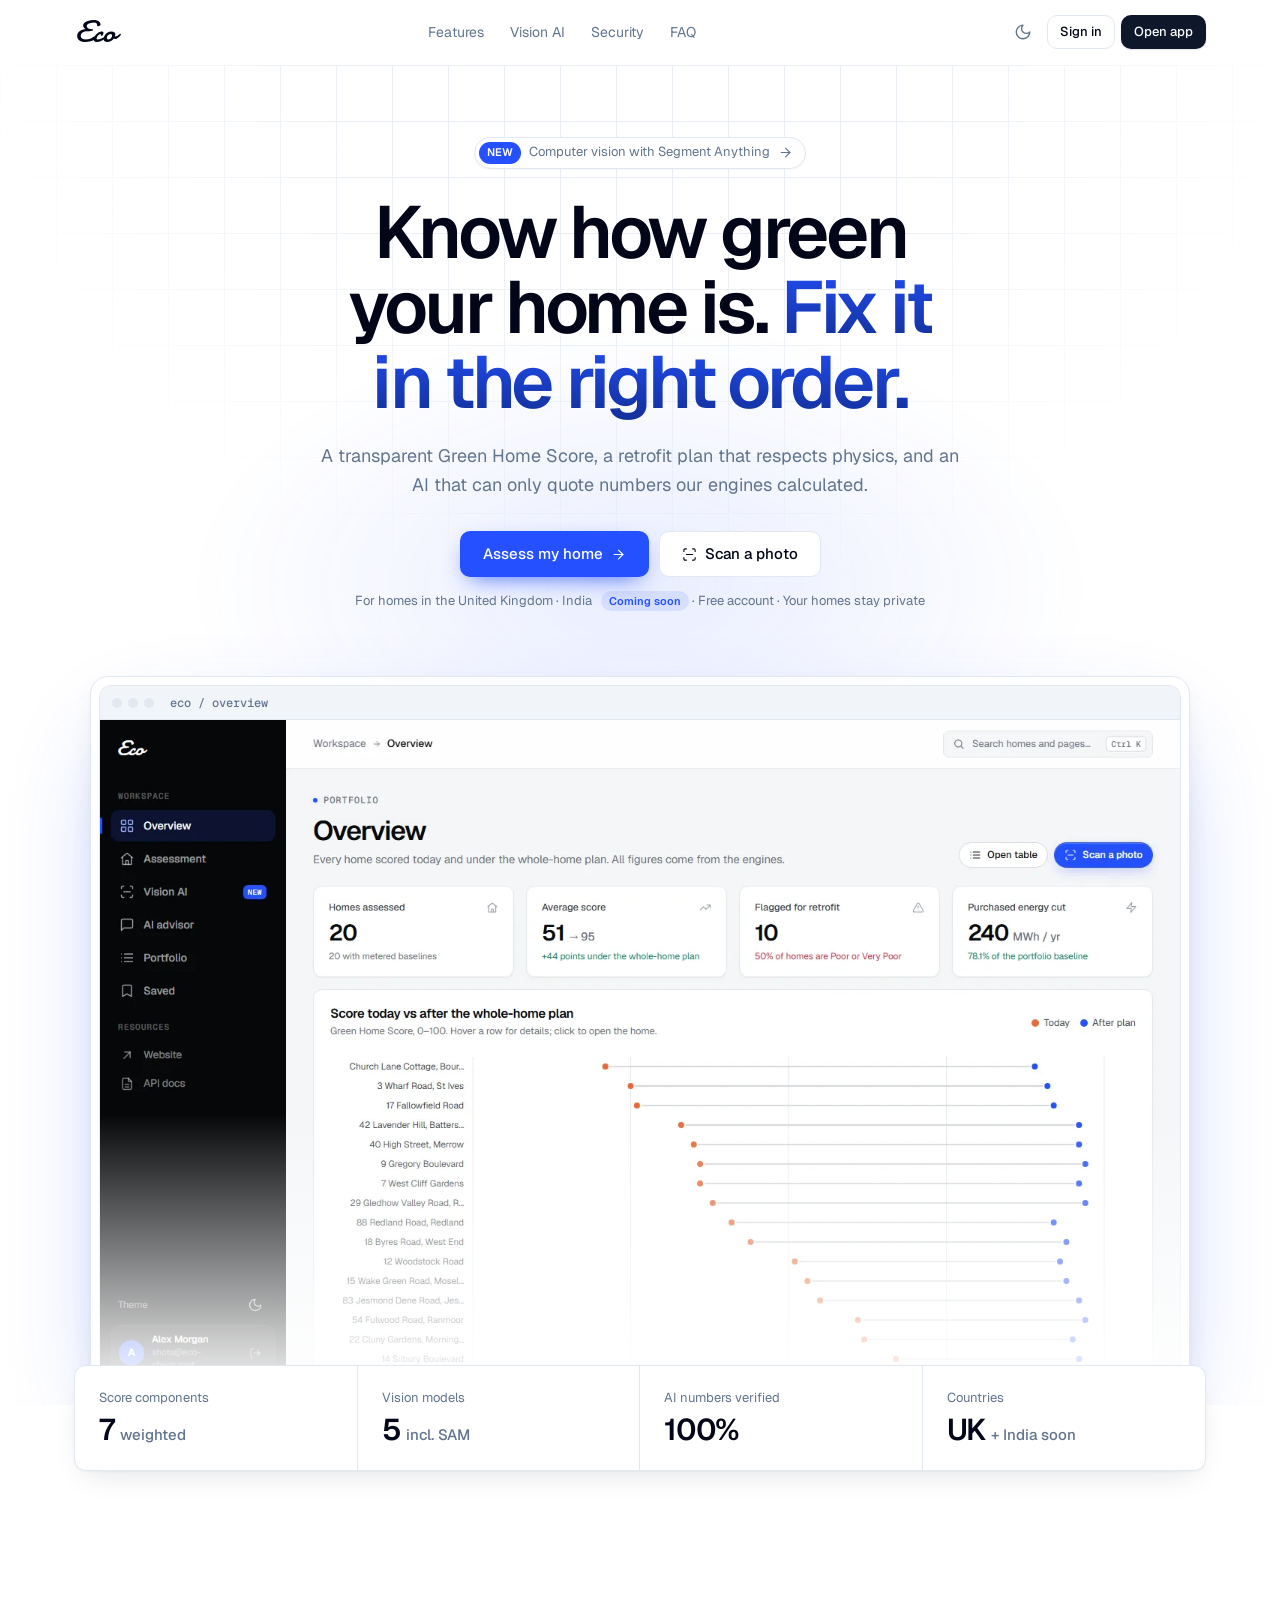
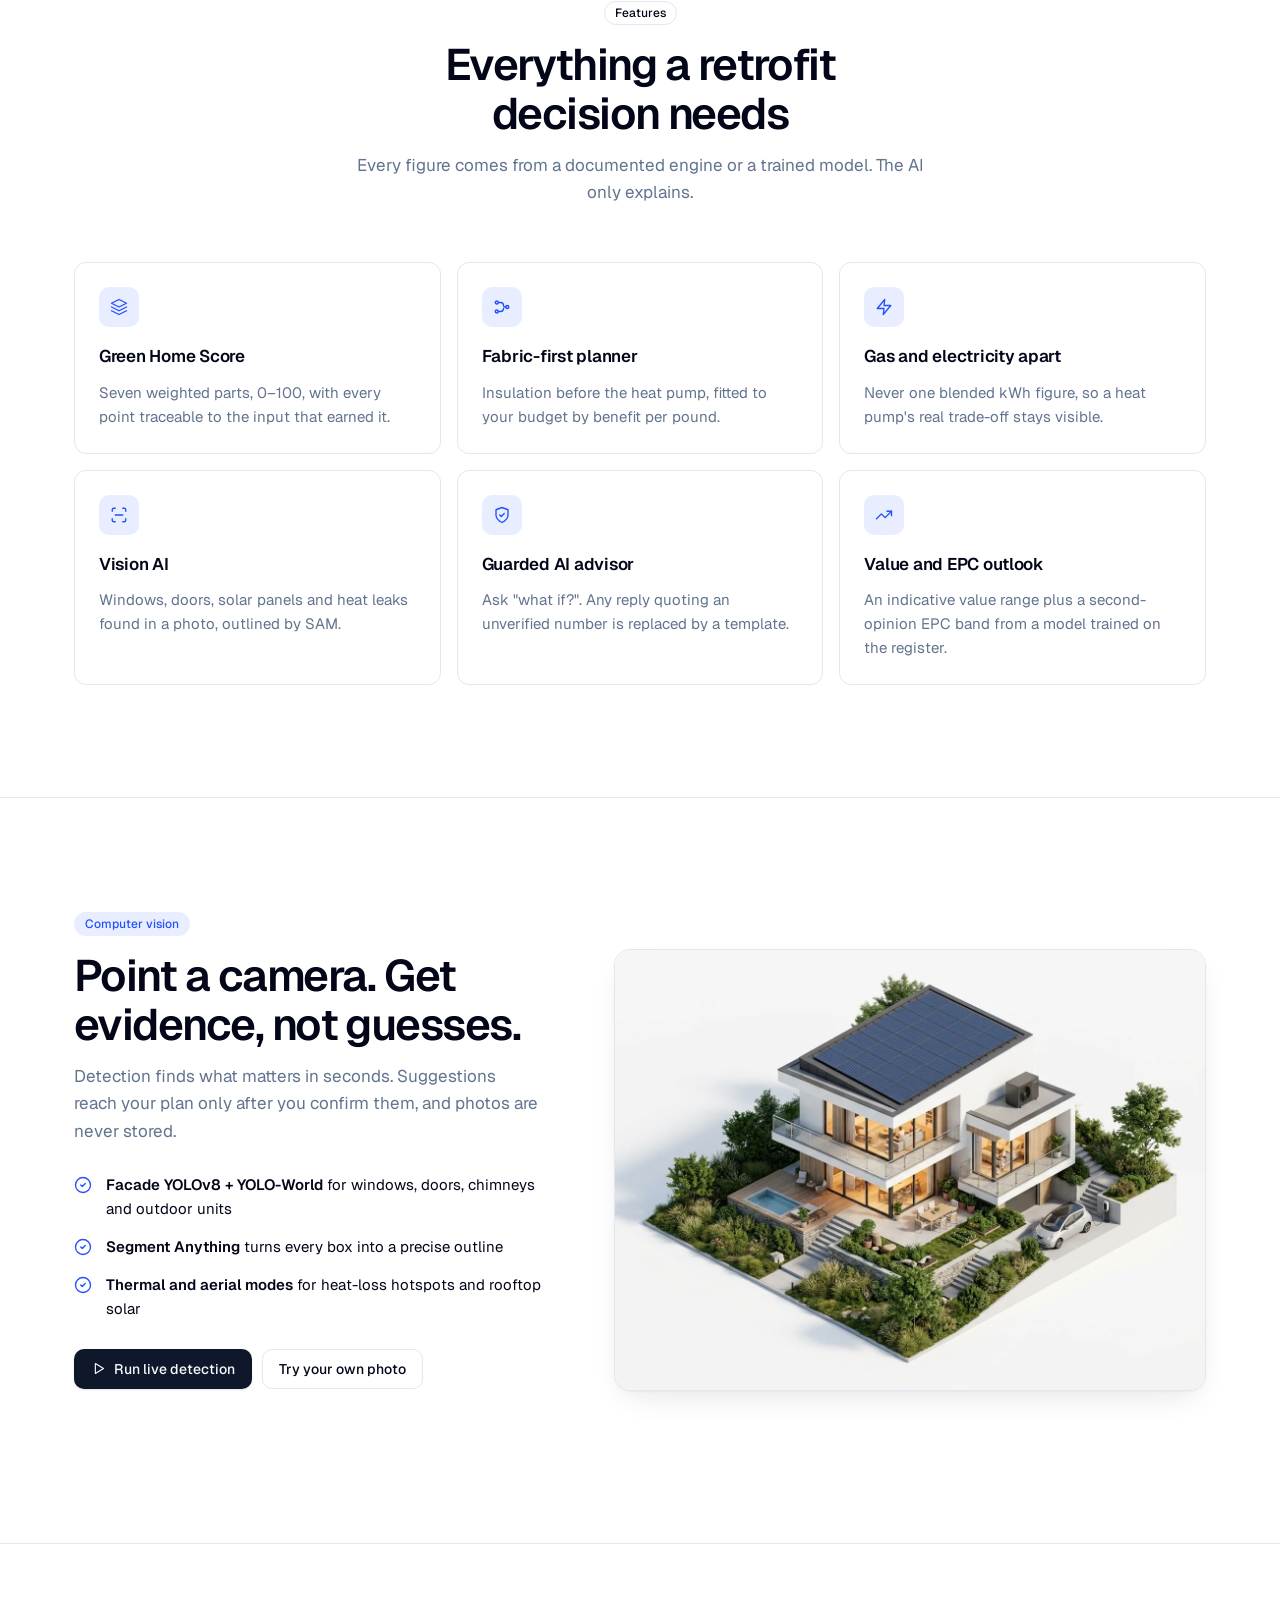
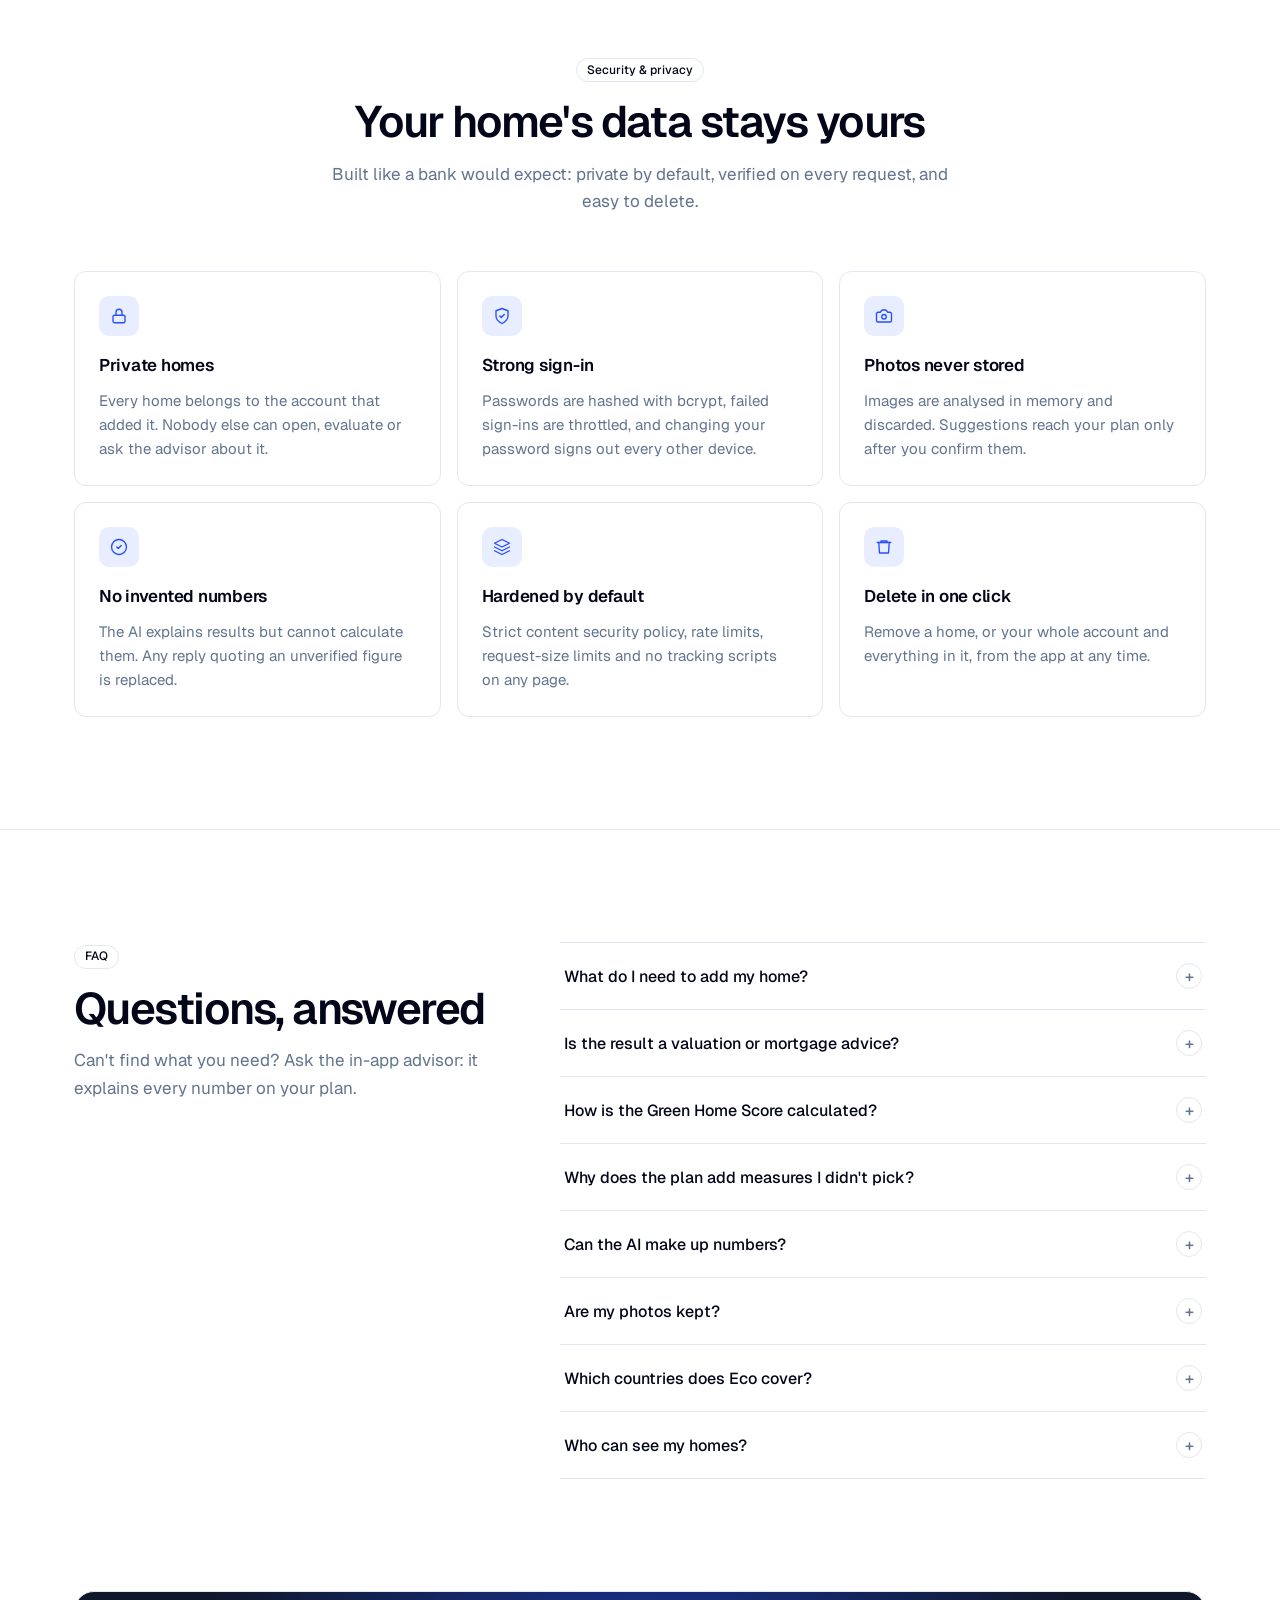
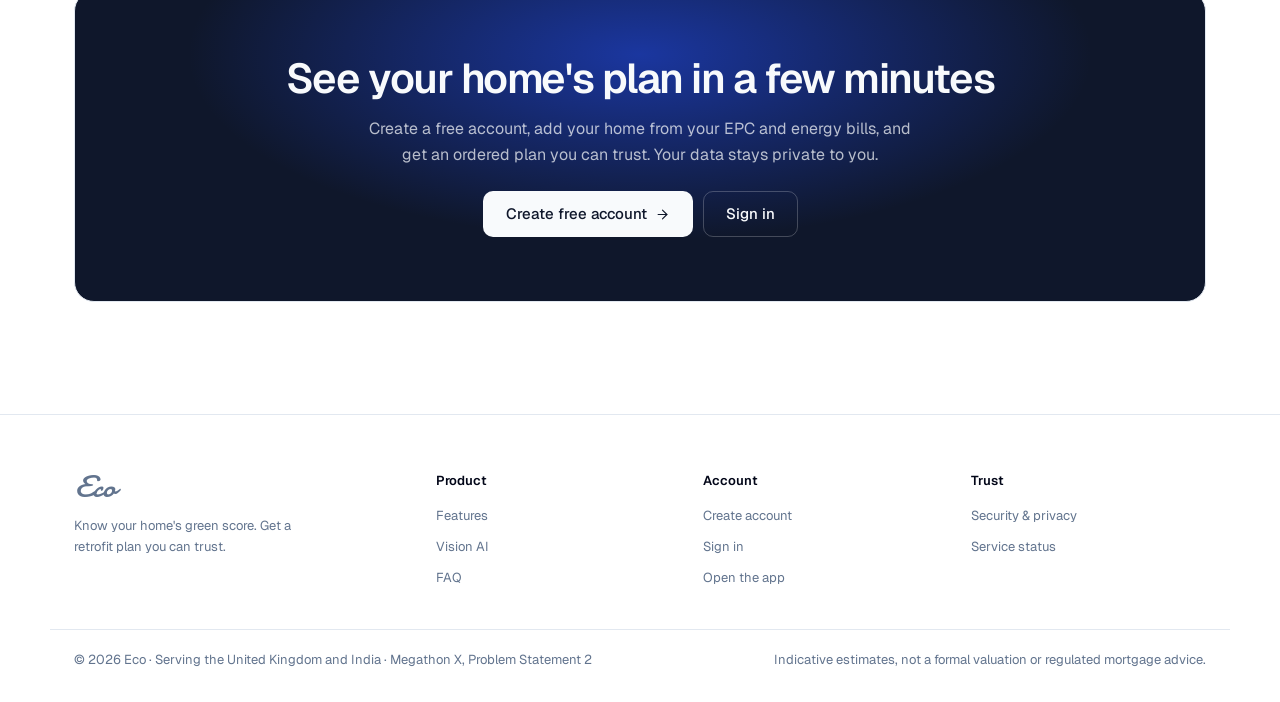
<file: eco-engine/frontend/web/index.html>
<!DOCTYPE html>
<html lang="en-GB">
<head>
  <meta charset="UTF-8">
  <meta name="viewport" content="width=device-width, initial-scale=1">
  <title>Eco | Know how green your home is</title>
  <meta name="description" content="For homes in the UK, with India coming soon. Eco scores a home out of 100, plans retrofits in the right physical order, reads photos with computer vision, and explains every number with an AI that cannot invent figures.">
  <meta name="theme-color" content="#0f172a">
  <link rel="icon" type="image/png" sizes="32x32" href="assets/favicon-32.png">
  <link rel="icon" type="image/png" sizes="48x48" href="assets/favicon-48.png">
  <link rel="apple-touch-icon" href="assets/apple-touch-icon.png">
  <link rel="preconnect" href="https://fonts.googleapis.com">
  <link rel="preconnect" href="https://fonts.gstatic.com" crossorigin>
  <link href="https://fonts.googleapis.com/css2?family=Damion&family=Geist:wght@400;500;600;700&family=Geist+Mono:wght@400;500;600&display=swap" rel="stylesheet">
  <link rel="preload" as="image" href="assets/app-light.webp" type="image/webp">
  <link rel="stylesheet" href="landing.css">
  <script src="theme-init.js"></script>
</head>
<body>
  <a class="skip-link" href="#main">Skip to content</a>

  <header class="site-header header">
    <div class="container">
      <a class="brand" href="./" aria-label="Eco home"><span class="brand-word">Eco</span></a>
      <nav class="nav" aria-label="Primary">
        <a href="#features">Features</a>
        <a href="#vision">Vision AI</a>
        <a href="#security">Security</a>
        <a href="#faq">FAQ</a>
      </nav>
      <div class="header-actions">
        <button class="icon-btn" id="themeToggle" type="button" aria-label="Switch theme"></button>
        <span id="accountSlot"><a class="btn btn-ghost btn-sm" href="login.html">Sign in</a></span>
        <a class="btn btn-primary btn-sm hide-xs" href="app.html">Open app</a>
      </div>
    </div>
  </header>

  <main id="main">
    <!-- Hero -->
    <section class="hero" aria-labelledby="heroTitle">
      <div class="container">
        <a class="announce reveal" href="#vision"><b>NEW</b>Computer vision with Segment Anything <svg class="icon icon-sm" aria-hidden="true"><use href="#i-arrow"></use></svg></a>
        <h1 id="heroTitle" class="reveal" style="--d:.06s">Know how green your home is. <span>Fix it in the right order.</span></h1>
        <p class="lede reveal" style="--d:.12s">A transparent Green Home Score, a retrofit plan that respects physics, and an AI that can only quote numbers our engines calculated.</p>
        <div class="cta reveal" style="--d:.18s">
          <a class="btn btn-brand btn-lg" href="login.html?mode=signup&amp;next=app.html">Assess my home <svg class="icon icon-sm" aria-hidden="true"><use href="#i-arrow"></use></svg></a>
          <a class="btn btn-outline btn-lg" href="app.html?sample=photo#vision"><svg class="icon icon-sm" aria-hidden="true"><use href="#i-scan"></use></svg>Scan a photo</a>
        </div>
        <p class="fine reveal" style="--d:.22s">For homes in the United Kingdom · India <span class="soon">Coming soon</span> · Free account · Your homes stay private</p>

        <figure class="preview reveal" style="--d:.28s">
          <div class="frame">
            <div class="bar" aria-hidden="true"><i></i><i></i><i></i><span>eco / overview</span></div>
            <img class="shot-light" src="assets/app-light.webp" alt="The Eco dashboard: portfolio stat cards and a chart of every home's score today versus after the whole-home plan" width="1440" height="900" fetchpriority="high">
            <img class="shot-dark" src="assets/app-dark.webp" alt="The Eco dashboard in dark mode" width="1440" height="900" loading="lazy">
          </div>
          <div class="preview-fade" aria-hidden="true"></div>
        </figure>
      </div>
    </section>

    <!-- Live numbers -->
    <div class="container">
      <dl class="stats reveal" aria-label="What Eco brings">
        <div class="stat"><dt>Score components</dt><dd>7 <small>weighted</small></dd></div>
        <div class="stat"><dt>Vision models</dt><dd>5 <small>incl. SAM</small></dd></div>
        <div class="stat"><dt>AI numbers verified</dt><dd>100%</dd></div>
        <div class="stat"><dt>Countries</dt><dd>UK <small>+ India soon</small></dd></div>
      </dl>
    </div>

    <!-- Features -->
    <section class="section" id="features" aria-labelledby="featTitle">
      <div class="container">
        <div class="section-head reveal">
          <span class="badge">Features</span>
          <h2 id="featTitle">Everything a retrofit decision needs</h2>
          <p>Every figure comes from a documented engine or a trained model. The AI only explains.</p>
        </div>
        <div class="features">
          <article class="card reveal"><span class="card-icon"><svg class="icon" aria-hidden="true"><use href="#i-layers"></use></svg></span><h3>Green Home Score</h3><p>Seven weighted parts, 0–100, with every point traceable to the input that earned it.</p></article>
          <article class="card reveal" style="--d:.05s"><span class="card-icon"><svg class="icon" aria-hidden="true"><use href="#i-graph"></use></svg></span><h3>Fabric-first planner</h3><p>Insulation before the heat pump, fitted to your budget by benefit per pound.</p></article>
          <article class="card reveal" style="--d:.1s"><span class="card-icon"><svg class="icon" aria-hidden="true"><use href="#i-zap"></use></svg></span><h3>Gas and electricity apart</h3><p>Never one blended kWh figure, so a heat pump's real trade-off stays visible.</p></article>
          <article class="card reveal"><span class="card-icon"><svg class="icon" aria-hidden="true"><use href="#i-scan"></use></svg></span><h3>Vision AI</h3><p>Windows, doors, solar panels and heat leaks found in a photo, outlined by SAM.</p></article>
          <article class="card reveal" style="--d:.05s"><span class="card-icon"><svg class="icon" aria-hidden="true"><use href="#i-shield"></use></svg></span><h3>Guarded AI advisor</h3><p>Ask "what if?". Any reply quoting an unverified number is replaced by a template.</p></article>
          <article class="card reveal" style="--d:.1s"><span class="card-icon"><svg class="icon" aria-hidden="true"><use href="#i-trend"></use></svg></span><h3>Value and EPC outlook</h3><p>An indicative value range plus a second-opinion EPC band from a model trained on the register.</p></article>
        </div>
      </div>
    </section>

    <hr class="separator">

    <!-- Vision -->
    <section class="section" id="vision" aria-labelledby="visionTitle">
      <div class="container split">
        <div class="reveal">
          <span class="badge badge-brand">Computer vision</span>
          <h2 id="visionTitle">Point a camera. Get evidence, not guesses.</h2>
          <p class="lede">Detection finds what matters in seconds. Suggestions reach your plan only after you confirm them, and photos are never stored.</p>
          <ul class="checks">
            <li><svg class="icon" aria-hidden="true"><use href="#i-check-circle"></use></svg><span><b>Facade YOLOv8 + YOLO-World</b> for windows, doors, chimneys and outdoor units</span></li>
            <li><svg class="icon" aria-hidden="true"><use href="#i-check-circle"></use></svg><span><b>Segment Anything</b> turns every box into a precise outline</span></li>
            <li><svg class="icon" aria-hidden="true"><use href="#i-check-circle"></use></svg><span><b>Thermal and aerial modes</b> for heat-loss hotspots and rooftop solar</span></li>
          </ul>
          <div class="cta" style="display:flex;gap:10px;flex-wrap:wrap;margin-top:28px">
            <button class="btn btn-primary" type="button" id="runVisionDemo"><svg class="icon icon-sm" aria-hidden="true"><use href="#i-play"></use></svg>Run live detection</button>
            <a class="btn btn-outline" href="app.html#vision">Try your own photo</a>
          </div>
          <div class="vision-result" id="visionDemoResult" aria-live="polite"></div>
        </div>
        <div class="reveal" style="--d:.08s">
          <div class="vision-frame">
            <picture><source srcset="assets/eco_house_3d.webp" type="image/webp"><img id="visionDemoImg" src="assets/eco_house_3d.jpg" alt="Sample home used for the live detection demo" width="1200" height="896" loading="lazy"></picture>
            <canvas id="visionDemoCanvas" aria-hidden="true"></canvas>
          </div>
        </div>
      </div>
    </section>

    <hr class="separator">

    <!-- Security & privacy -->
    <section class="section" id="security" aria-labelledby="secTitle">
      <div class="container">
        <div class="section-head reveal">
          <span class="badge">Security &amp; privacy</span>
          <h2 id="secTitle">Your home's data stays yours</h2>
          <p>Built like a bank would expect: private by default, verified on every request, and easy to delete.</p>
        </div>
        <div class="features security-grid">
          <article class="card reveal"><span class="card-icon"><svg class="icon" aria-hidden="true"><use href="#i-lock"></use></svg></span><h3>Private homes</h3><p>Every home belongs to the account that added it. Nobody else can open, evaluate or ask the advisor about it.</p></article>
          <article class="card reveal" style="--d:.05s"><span class="card-icon"><svg class="icon" aria-hidden="true"><use href="#i-shield"></use></svg></span><h3>Strong sign-in</h3><p>Passwords are hashed with bcrypt, failed sign-ins are throttled, and changing your password signs out every other device.</p></article>
          <article class="card reveal" style="--d:.1s"><span class="card-icon"><svg class="icon" aria-hidden="true"><use href="#i-camera"></use></svg></span><h3>Photos never stored</h3><p>Images are analysed in memory and discarded. Suggestions reach your plan only after you confirm them.</p></article>
          <article class="card reveal"><span class="card-icon"><svg class="icon" aria-hidden="true"><use href="#i-check-circle"></use></svg></span><h3>No invented numbers</h3><p>The AI explains results but cannot calculate them. Any reply quoting an unverified figure is replaced.</p></article>
          <article class="card reveal" style="--d:.05s"><span class="card-icon"><svg class="icon" aria-hidden="true"><use href="#i-layers"></use></svg></span><h3>Hardened by default</h3><p>Strict content security policy, rate limits, request-size limits and no tracking scripts on any page.</p></article>
          <article class="card reveal" style="--d:.1s"><span class="card-icon"><svg class="icon" aria-hidden="true"><use href="#i-trash"></use></svg></span><h3>Delete in one click</h3><p>Remove a home, or your whole account and everything in it, from the app at any time.</p></article>
        </div>
      </div>
    </section>

    <hr class="separator">

    <!-- FAQ -->
    <section class="section" id="faq" aria-labelledby="faqTitle">
      <div class="container faq-wrap">
        <div class="section-head reveal" style="text-align:left;margin:0">
          <span class="badge">FAQ</span>
          <h2 id="faqTitle">Questions, answered</h2>
          <p>Can't find what you need? Ask the in-app advisor: it explains every number on your plan.</p>
        </div>
        <div class="faq reveal" style="--d:.06s">
          <details><summary>What do I need to add my home?</summary><p>Your EPC score (printed on the certificate) and last year's gas and electricity use in kWh from your bills. Everything else has a sensible default you can change later.</p></details>
          <details><summary>Is the result a valuation or mortgage advice?</summary><p>No. Scores, savings and value ranges are indicative estimates from documented models. They are not a formal valuation or regulated financial advice.</p></details>
          <details><summary>How is the Green Home Score calculated?</summary><p>Seven weighted parts (EPC rating, energy intensity, insulation, heating, glazing, renewables and smart controls) combine into a score out of 100. The app shows how many points each part contributes.</p></details>
          <details><summary>Why does the plan add measures I didn't pick?</summary><p>Some upgrades depend on others. A heat pump in an uninsulated, draughty home runs inefficiently, so the planner adds insulation and draught-proofing first and tells you why.</p></details>
          <details><summary>Can the AI make up numbers?</summary><p>No. It only rewords results the engines calculated. A validator checks every number in its reply; if any figure can't be matched, a template answer is shown instead.</p></details>
          <details><summary>Are my photos kept?</summary><p>No. Photos are processed in memory for detection and discarded straight away. Nothing is saved unless you confirm a suggestion, and even then only the chosen upgrade is stored.</p></details>
          <details><summary>Which countries does Eco cover?</summary><p>Eco is built for homes in the United Kingdom today: it uses UK Energy Performance Certificates, UK carbon factors and prices in pounds. Support for homes in India is coming soon, using BEE star ratings, India's grid carbon factor and prices in rupees. Until then, results for Indian homes are not accurate, so the app only accepts UK homes.</p></details>
          <details><summary>Who can see my homes?</summary><p>Only you. Every request is checked against your account, and another user asking for your home gets "not found". You can delete any home, or your account, at any time.</p></details>
        </div>
      </div>
    </section>

    <!-- CTA -->
    <section class="section" style="padding-top:0" aria-labelledby="ctaTitle">
      <div class="container">
        <div class="cta-card reveal">
          <h2 id="ctaTitle">See your home's plan in a few minutes</h2>
          <p>Create a free account, add your home from your EPC and energy bills, and get an ordered plan you can trust. Your data stays private to you.</p>
          <div class="cta">
            <a class="btn btn-light btn-lg" href="login.html?mode=signup">Create free account <svg class="icon icon-sm" aria-hidden="true"><use href="#i-arrow"></use></svg></a>
            <a class="btn btn-outline btn-lg" href="login.html">Sign in</a>
          </div>
        </div>
      </div>
    </section>
  </main>

  <footer class="footer">
    <div class="container footer-grid">
      <div class="footer-brand">
        <a class="brand" href="./" aria-label="Eco home"><span class="brand-word">Eco</span></a>
        <p>Know your home's green score. Get a retrofit plan you can trust.</p>
      </div>
      <nav aria-label="Product"><h4>Product</h4><a href="#features">Features</a><a href="#vision">Vision AI</a><a href="#faq">FAQ</a></nav>
      <nav aria-label="Account"><h4>Account</h4><a href="login.html?mode=signup">Create account</a><a href="login.html">Sign in</a><a href="app.html">Open the app</a></nav>
      <nav aria-label="Trust"><h4>Trust</h4><a href="#security">Security &amp; privacy</a><a href="/health" rel="nofollow">Service status</a></nav>
    </div>
    <div class="container footer-bottom">
      <span>© 2026 Eco · Serving the United Kingdom and India · Megathon X, Problem Statement 2</span>
      <span>Indicative estimates, not a formal valuation or regulated mortgage advice.</span>
    </div>
  </footer>

  <script src="common.js"></script>
  <script src="auth.js"></script>
  <script src="vision.js"></script>
  <script src="landing.js"></script>
</body>
</html>
</file>
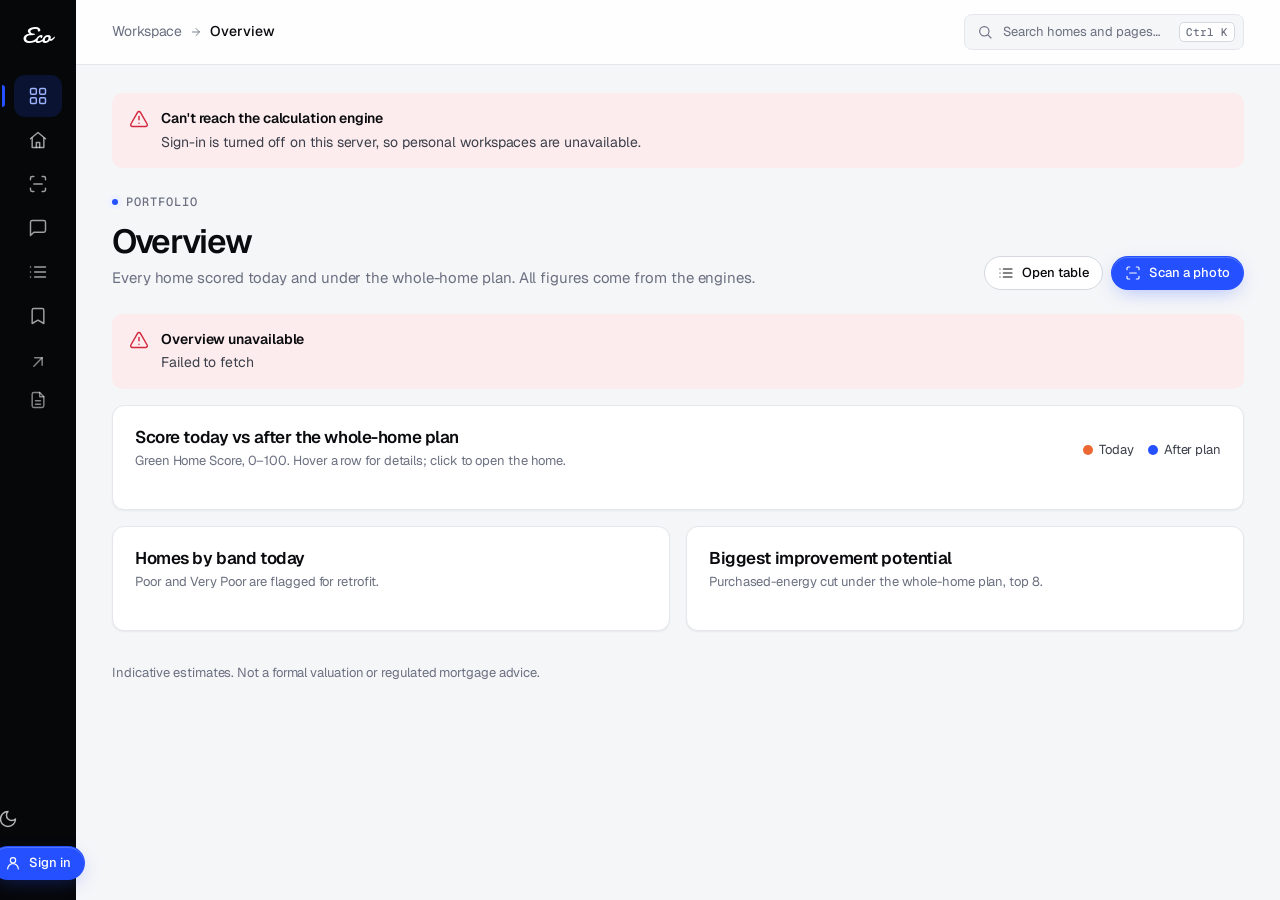
<file: eco-engine/frontend/web/app.html>
<!DOCTYPE html>
<html lang="en-GB" class="auth-pending">
<head>
  <meta charset="UTF-8">
  <meta name="viewport" content="width=device-width, initial-scale=1">
  <title>Eco | Assessment</title>
  <meta name="description" content="Assess a UK home: Green Home Score, fabric-first retrofit roadmap, dual-fuel carbon impact, computer vision photo assistance, indicative value range and a guarded AI advisor.">
  <meta name="theme-color" content="#060709">
  <link rel="icon" type="image/png" sizes="32x32" href="assets/favicon-32.png">
  <link rel="icon" type="image/png" sizes="48x48" href="assets/favicon-48.png">
  <link rel="apple-touch-icon" href="assets/apple-touch-icon.png">
  <link rel="preconnect" href="https://fonts.googleapis.com">
  <link rel="preconnect" href="https://fonts.gstatic.com" crossorigin>
  <link href="https://fonts.googleapis.com/css2?family=Damion&family=Geist:wght@300;400;500;600;700&family=Geist+Mono:wght@400;500;600&family=Instrument+Serif:ital@0;1&display=swap" rel="stylesheet">
  <link rel="stylesheet" href="style.css">
  <script src="theme-init.js"></script>
</head>
<body class="app-body">
  <a class="skip-link" href="#main">Skip to content</a>

  <div class="mobile-top">
    <a class="brand" href="./"><span class="brand-word">Eco</span></a>
    <a class="icon-btn" href="login.html?next=app.html" aria-label="Account"><svg class="icon icon-sm" aria-hidden="true"><use href="#i-user"></use></svg></a>
  </div>

  <div class="app-shell">
    <!-- ================= Rail ================= -->
    <nav class="app-rail" aria-label="App">
      <a class="brand" href="./" aria-label="Eco home"><span class="brand-word">Eco</span></a>
      <span class="rail-label">Workspace</span>
      <div class="tabs" role="tablist" aria-label="Views" aria-orientation="vertical">
        <button class="tab" role="tab" id="tab-overview" aria-controls="panel-overview" aria-selected="true"><svg class="icon" aria-hidden="true"><use href="#i-grid"></use></svg><span>Overview</span></button>
        <button class="tab" role="tab" id="tab-assessment" aria-controls="panel-assessment" aria-selected="false" tabindex="-1"><svg class="icon" aria-hidden="true"><use href="#i-home"></use></svg><span>Assessment</span></button>
        <button class="tab" role="tab" id="tab-vision" aria-controls="panel-vision" aria-selected="false" tabindex="-1"><svg class="icon" aria-hidden="true"><use href="#i-scan"></use></svg><span>Vision AI</span><em class="tab-tag">NEW</em></button>
        <button class="tab" role="tab" id="tab-advisor" aria-controls="panel-advisor" aria-selected="false" tabindex="-1"><svg class="icon" aria-hidden="true"><use href="#i-chat"></use></svg><span>AI advisor</span></button>
        <button class="tab" role="tab" id="tab-portfolio" aria-controls="panel-portfolio" aria-selected="false" tabindex="-1"><svg class="icon" aria-hidden="true"><use href="#i-list"></use></svg><span>Portfolio</span></button>
        <button class="tab" role="tab" id="tab-saved" aria-controls="panel-saved" aria-selected="false" tabindex="-1"><svg class="icon" aria-hidden="true"><use href="#i-bookmark"></use></svg><span>Saved</span></button>
        <button class="tab" role="tab" id="tab-admin" aria-controls="panel-admin" aria-selected="false" tabindex="-1" hidden><svg class="icon" aria-hidden="true"><use href="#i-shield"></use></svg><span>Admin</span></button>
      </div>
      <span class="rail-label">Resources</span>
      <div class="rail-links">
        <a href="./"><svg class="icon" aria-hidden="true"><use href="#i-arrow-up-right"></use></svg><span>Website</span></a>
        <a href="/docs" target="_blank" rel="noopener"><svg class="icon" aria-hidden="true"><use href="#i-doc"></use></svg><span>API docs</span></a>
      </div>
      <div class="rail-foot">
        <div class="rail-theme"><span>Theme</span><button class="icon-btn plain" id="themeToggle" type="button" aria-label="Switch theme"></button></div>
        <div id="railUser"></div>
      </div>
    </nav>

    <!-- ================= Property panel ================= -->
    <aside class="app-sidebar" aria-label="Choose a property">
      <div class="side-title"><span>My homes <span class="help" id="propCount" aria-live="polite"></span></span>
        <button class="btn btn-primary btn-sm" type="button" data-add-home><svg class="icon icon-sm" aria-hidden="true"><use href="#i-plus"></use></svg>Add home</button></div>
      <div class="search-box">
        <label for="propSearch" class="sr-only">Find a home</label>
        <input class="input" id="propSearch" type="search" placeholder="Address, postcode, region" autocomplete="off">
        <svg class="icon icon-sm" aria-hidden="true"><use href="#i-search"></use></svg>
      </div>
      <div class="filter-row">
        <label class="toggle"><input type="checkbox" id="flaggedOnly"> Flagged only</label>
      </div>
      <ul class="property-list" id="propertyList" aria-label="Properties"></ul>
      <div class="specs-box" id="propertySpecs"></div>
    </aside>

    <!-- ================= Main ================= -->
    <main class="app-main" id="main">
      <div class="topbar">
        <nav class="crumbs" aria-label="Breadcrumb"><span>Workspace</span><svg class="icon icon-sm" aria-hidden="true"><use href="#i-arrow"></use></svg><b id="crumbHere">Overview</b></nav>
        <button class="cmdk-trigger" type="button" id="cmdkOpen" aria-haspopup="dialog"><svg class="icon icon-sm" aria-hidden="true"><use href="#i-search"></use></svg><span>Search homes and pages…</span><kbd>Ctrl K</kbd></button>
      </div>
      <div class="callout callout-danger banner" id="errorBanner" role="alert">
        <svg class="icon" aria-hidden="true"><use href="#i-alert"></use></svg>
        <div><strong>Can't reach the calculation engine</strong><span id="errorText">Start the API with <span class="mono">uvicorn backend.main:app --port 8000</span> and reload.</span></div>
      </div>

      <div class="page-title property-only">
        <div>
          <span class="eyebrow" id="propEyebrow">Property</span>
          <h1 id="propTitle">Loading…</h1>
          <p class="sub" id="propSub"></p>
        </div>
        <div style="display:flex;gap:8px;flex-wrap:wrap">
          <button class="btn btn-secondary btn-sm" id="printBtn" type="button"><svg class="icon icon-sm" aria-hidden="true"><use href="#i-doc"></use></svg>Export report</button>
          <button class="btn btn-primary btn-sm" type="button" id="saveScenarioBtn"><svg class="icon icon-sm" aria-hidden="true"><use href="#i-bookmark"></use></svg>Save scenario</button>
        </div>
      </div>
      <p class="form-msg property-only" id="saveMsg" role="status" style="margin:-12px 0 16px"></p>

      <!-- ================= First run: no homes yet ================= -->
      <section class="welcome" id="emptyState" aria-labelledby="welcomeTitle">
        <div class="welcome-card">
          <div class="dz-icon"><svg class="icon icon-lg" aria-hidden="true"><use href="#i-home"></use></svg></div>
          <h1 id="welcomeTitle">Add your first home</h1>
          <p class="muted">Enter a few details from your EPC and your energy bills. Eco scores it, plans upgrades in the right order and estimates carbon, bills and value. Your homes are private to your account.</p>
          <div class="dz-actions" style="margin-top:20px">
            <button class="btn btn-primary" type="button" data-add-home><svg class="icon icon-sm" aria-hidden="true"><use href="#i-plus"></use></svg>Add a home</button>
            <button class="btn btn-secondary" type="button" data-goto="vision"><svg class="icon icon-sm" aria-hidden="true"><use href="#i-scan"></use></svg>Scan a photo first</button>
          </div>
          <ol class="welcome-steps">
            <li><b>Have to hand</b> your EPC score (on the certificate) and last year's gas and electricity use in kWh.</li>
            <li><b>Not sure of a value?</b> Pick the closest option; you can edit the home later.</li>
          </ol>
        </div>
      </section>

      <!-- ================= Overview (shadcn-style dashboard) ================= -->
      <section class="tab-panel" id="panel-overview" role="tabpanel" aria-labelledby="tab-overview">
        <div class="page-title">
          <div>
            <span class="eyebrow">Portfolio</span>
            <h1>Overview</h1>
            <p class="sub">Every home scored today and under the whole-home plan. All figures come from the engines.</p>
          </div>
          <div style="display:flex;gap:8px;flex-wrap:wrap">
            <button class="btn btn-secondary btn-sm" type="button" data-goto="portfolio"><svg class="icon icon-sm" aria-hidden="true"><use href="#i-list"></use></svg>Open table</button>
            <button class="btn btn-primary btn-sm" type="button" data-goto="vision"><svg class="icon icon-sm" aria-hidden="true"><use href="#i-scan"></use></svg>Scan a photo</button>
          </div>
        </div>
        <div class="stat-grid" id="ovStats" aria-live="polite">
          <div class="stat-card skeleton" style="height:118px"></div><div class="stat-card skeleton" style="height:118px"></div><div class="stat-card skeleton" style="height:118px"></div><div class="stat-card skeleton" style="height:118px"></div>
        </div>
        <div class="ov-grid">
          <article class="card chart-card span-2">
            <div class="card-title">
              <div><h2>Score today vs after the whole-home plan</h2><p class="help" style="margin-top:4px">Green Home Score, 0–100. Hover a row for details; click to open the home.</p></div>
              <div class="legend" aria-label="Legend"><span><i style="background:var(--series-today)"></i>Today</span><span><i style="background:var(--series-after)"></i>After plan</span></div>
            </div>
            <div class="chart" id="chartDumbbell"></div>
          </article>
          <article class="card chart-card">
            <div class="card-title"><div><h2>Homes by band today</h2><p class="help" style="margin-top:4px">Poor and Very Poor are flagged for retrofit.</p></div></div>
            <div class="chart" id="chartBands"></div>
          </article>
          <article class="card chart-card">
            <div class="card-title"><div><h2>Biggest improvement potential</h2><p class="help" style="margin-top:4px">Purchased-energy cut under the whole-home plan, top 8.</p></div></div>
            <div class="chart" id="chartPotential"></div>
          </article>
        </div>
      </section>

      <!-- ================= Assessment ================= -->
      <section class="tab-panel" id="panel-assessment" role="tabpanel" aria-labelledby="tab-assessment" hidden>
        <div class="baseline-grid">
          <article class="card score-card" aria-labelledby="scoreCardTitle">
            <div class="card-title"><h2 id="scoreCardTitle">Green Home Score</h2><span id="flagBadge"></span></div>
            <div class="score-summary">
              <div class="score-ring" id="baseRing" style="--val:0"><div class="score-inner"><div class="score-value" id="baseScore">–</div><div class="score-of">out of 100</div></div></div>
              <div class="meta">
                <div class="band-name" id="baseBand">–</div>
                <div class="muted" style="font-size:.9375rem">After this plan: <strong class="num" id="projScoreInline" style="color:#fff">–</strong> <span id="projBandInline"></span></div>
              </div>
            </div>
            <div id="driversWrap"></div>
          </article>

          <article class="card" aria-labelledby="compTitle">
            <div class="card-title">
              <h2 id="compTitle">Where the points come from</h2>
              <span class="help">Sub-score 0–100 · <span style="color:var(--blue)">+ change after plan</span></span>
            </div>
            <div class="component-list" id="componentList"></div>
          </article>
        </div>

        <div class="kpis" aria-live="polite">
          <div class="kpi"><div class="kpi-label"><svg class="icon icon-sm" aria-hidden="true"><use href="#i-trend"></use></svg>Score change</div><div class="kpi-value" id="kpiScore">–</div><div class="kpi-sub" id="kpiScoreSub"></div></div>
          <div class="kpi"><div class="kpi-label"><svg class="icon icon-sm" aria-hidden="true"><use href="#i-cloud"></use></svg>Carbon saved / year</div><div class="kpi-value" id="kpiCo2">–</div><div class="kpi-sub" id="kpiCo2Sub"></div></div>
          <div class="kpi"><div class="kpi-label"><svg class="icon icon-sm" aria-hidden="true"><use href="#i-pound"></use></svg>Running cost / year</div><div class="kpi-value" id="kpiBill">–</div><div class="kpi-sub" id="kpiBillSub"></div></div>
          <div class="kpi"><div class="kpi-label"><svg class="icon icon-sm" aria-hidden="true"><use href="#i-ruler"></use></svg>Plan cost · payback</div><div class="kpi-value" id="kpiCost">–</div><div class="kpi-sub" id="kpiCostSub"></div></div>
        </div>

        <div class="planner-grid">
          <article class="card" aria-labelledby="measuresTitle">
            <div class="card-title"><h2 id="measuresTitle">Choose upgrades</h2><span class="help">Changes rerun the engines</span></div>
            <div class="presets" role="group" aria-label="Preset packages">
              <button class="btn btn-ghost btn-sm preset" type="button" data-preset="fabric">Fabric first</button>
              <button class="btn btn-ghost btn-sm preset" type="button" data-preset="heatpump">Heat pump</button>
              <button class="btn btn-ghost btn-sm preset" type="button" data-preset="solar">Solar + battery</button>
              <button class="btn btn-ghost btn-sm preset" type="button" data-preset="whole">Whole home</button>
              <button class="btn btn-ghost btn-sm" type="button" id="clearMeasures">Clear</button>
            </div>
            <fieldset style="border:0;padding:0;margin:0">
              <legend class="sr-only">Retrofit measures</legend>
              <ul class="measure-list" id="measureList"></ul>
            </fieldset>
          </article>

          <article class="card" aria-labelledby="roadmapTitle" aria-live="polite">
            <div class="card-title">
              <h2 id="roadmapTitle">Fabric-first roadmap</h2>
              <span id="injectedBadge"></span>
            </div>
            <div id="roadmap"></div>
          </article>
        </div>

        <article class="card epc-card" aria-labelledby="epcTitle" style="margin-top:20px">
          <div class="card-title">
            <div><h2 id="epcTitle">EPC second opinion</h2><p class="help" style="margin-top:4px">Predicted <em>potential</em> EPC band from an XGBoost model trained on the EPC register. Independent of our score.</p></div>
            <span class="badge badge-neutral">External ML · indicative</span>
          </div>
          <div id="epcPanel"><div class="skeleton" style="height:96px;width:100%"></div></div>
        </article>

        <div class="grid grid-2" style="margin-top:20px">
          <article class="card" aria-labelledby="fuelTitle">
            <div class="card-title"><h2 id="fuelTitle">Energy by fuel</h2><span class="help">kWh per year · today vs after</span></div>
            <div class="fuel-chart" id="fuelChart"></div>
            <div id="paradoxCallout" style="margin-top:18px"></div>
          </article>
          <article class="card" aria-labelledby="valueTitle">
            <div class="card-title"><h2 id="valueTitle">Value &amp; green finance</h2><span class="badge badge-neutral">Indicative</span></div>
            <div id="valuePanel"></div>
          </article>
        </div>
      </section>

      <!-- ================= Vision ================= -->
      <section class="tab-panel" id="panel-vision" role="tabpanel" aria-labelledby="tab-vision" hidden>
        <div class="vision-grid">
          <div>
            <div class="dropzone" id="dropzone">
              <div id="dzEmpty">
                <div class="dz-icon"><svg class="icon icon-lg" aria-hidden="true"><use href="#i-scan"></use></svg></div>
                <h3>Drop a photo of the home</h3>
                <p>An exterior photo or a thermal-camera image. JPG, PNG or WebP up to 12 MB.<br>Processed in memory and never stored.</p>
                <div class="dz-actions">
                  <label class="btn btn-primary" for="visionFile"><svg class="icon icon-sm" aria-hidden="true"><use href="#i-upload"></use></svg>Upload photo</label>
                  <button class="btn btn-secondary" type="button" id="cameraBtn"><svg class="icon icon-sm" aria-hidden="true"><use href="#i-camera"></use></svg>Live camera</button>
                  <button class="btn btn-ghost" type="button" id="sampleExterior">Try sample photo</button>
                  <button class="btn btn-ghost" type="button" id="sampleThermal">Try thermal sample</button>
                </div>
                <input type="file" id="visionFile" accept="image/jpeg,image/png,image/webp" hidden>
              </div>
              <div id="cameraWrap" hidden style="width:100%">
                <div class="viz" style="text-align:center">
                  <div class="live-frame">
                    <video id="cameraVideo" class="live-video" playsinline autoplay muted aria-label="Live camera view with detections drawn over it"></video>
                    <canvas id="liveCanvas" class="viz-overlay" aria-hidden="true"></canvas>
                    <span class="live-chip" id="liveChip"><i></i><span id="liveChipText">Starting camera…</span></span>
                  </div>
                </div>
                <div class="viz-toolbar">
                  <div class="seg" role="group" aria-label="Live analysis mode">
                    <button type="button" data-live-mode="exterior" aria-pressed="true">Exterior</button>
                    <button type="button" data-live-mode="thermal" aria-pressed="false" title="Point at a thermal-camera screen or image">Thermal</button>
                    <button type="button" data-live-mode="aerial" aria-pressed="false" title="Drone or top-down view of roofs">Aerial</button>
                  </div>
                  <div style="display:flex;gap:8px;flex-wrap:wrap">
                    <button class="btn btn-ghost btn-sm" type="button" id="liveToggle" aria-pressed="true">Pause</button>
                    <button class="btn btn-ghost btn-sm" type="button" id="cameraFlip" title="Switch between front and back camera">Flip</button>
                    <button class="btn btn-primary btn-sm" type="button" id="snapBtn"><svg class="icon icon-sm" aria-hidden="true"><use href="#i-camera"></use></svg>Capture &amp; analyse</button>
                    <button class="btn btn-ghost btn-sm" type="button" id="cameraCancel">Close</button>
                  </div>
                </div>
                <p class="live-summary" id="liveSummary" aria-live="polite"></p>
              </div>
              <div id="vizWrap" hidden style="width:100%">
                <div class="viz" style="text-align:center">
                  <div style="position:relative;display:inline-block;max-width:100%">
                    <img id="vizImg" alt="Uploaded photo with detections drawn over it" style="max-height:62vh;width:auto;max-width:100%">
                    <canvas id="vizCanvas" class="viz-overlay" aria-hidden="true"></canvas>
                    <span class="scan-line" id="vizScan" hidden></span>
                  </div>
                </div>
              </div>
            </div>
            <p class="sam-note" id="samNote" hidden aria-live="polite"></p>
            <div class="viz-toolbar" id="vizToolbar" hidden>
              <div class="seg" role="group" aria-label="Analysis mode">
                <button type="button" data-mode="auto" aria-pressed="true">Auto</button>
                <button type="button" data-mode="exterior" aria-pressed="false">Exterior</button>
                <button type="button" data-mode="thermal" aria-pressed="false">Thermal</button>
                <button type="button" data-mode="aerial" aria-pressed="false" title="Top-down satellite or drone image of roofs">Aerial</button>
              </div>
              <div style="display:flex;gap:8px">
                <label class="toggle"><input type="checkbox" id="showLabels" checked> Labels</label>
                <button class="btn btn-ghost btn-sm" type="button" id="visionReset"><svg class="icon icon-sm" aria-hidden="true"><use href="#i-refresh"></use></svg>New photo</button>
              </div>
            </div>
          </div>

          <div style="display:grid;gap:16px" aria-live="polite">
            <article class="card" id="visionDetections" hidden>
              <div class="card-title"><h2>Detections</h2><span class="help" id="visionMeta"></span></div>
              <div id="thermalMeter"></div>
              <ul class="det-list" id="detList"></ul>
            </article>
            <article class="card" id="visionSuggestions" hidden>
              <div class="card-title"><h2>Suggested for the plan</h2></div>
              <div style="display:grid;gap:8px" id="suggList"></div>
              <button class="btn btn-primary" type="button" id="applySuggestions" style="width:100%;margin-top:14px"><svg class="icon icon-sm" aria-hidden="true"><use href="#i-check"></use></svg>Apply confirmed to plan</button>
              <p class="form-msg" id="applyMsg" style="margin-top:8px"></p>
            </article>
          </div>
        </div>
      </section>

      <!-- ================= Advisor ================= -->
      <section class="tab-panel" id="panel-advisor" role="tabpanel" aria-labelledby="tab-advisor" hidden>
        <div class="callout callout-info" style="margin-bottom:16px">
          <svg class="icon" aria-hidden="true"><use href="#i-shield"></use></svg>
          <div><strong>Zero-math AI</strong>Your question becomes validated parameters, the engines rerun for the selected home, and every number in the reply is checked against their results. If a check fails, a template answer is used instead.</div>
        </div>
        <div class="card chat">
          <div class="chat-log" id="chatLog" aria-live="polite" aria-label="Conversation"></div>
          <div class="quick-prompts" role="group" aria-label="Suggested questions">
            <button class="btn btn-ghost btn-sm quick" type="button" data-q="What if I replace my gas boiler with a heat pump?">Heat pump only</button>
            <button class="btn btn-ghost btn-sm quick" type="button" data-q="What if I install rooftop solar panels and a home battery?">Solar + battery</button>
            <button class="btn btn-ghost btn-sm quick" type="button" data-q="How much value could loft and wall insulation add?">Insulation value</button>
            <button class="btn btn-ghost btn-sm quick" type="button" data-q="I have a £12,000 budget. What if I do insulation and a heat pump?">£12k budget</button>
          </div>
          <form class="chat-form" id="chatForm">
            <label for="chatInput" class="sr-only">Ask a what-if question</label>
            <input class="input" id="chatInput" type="text" placeholder="Ask a what-if question about this home…" autocomplete="off" required maxlength="500">
            <button class="btn btn-primary" type="submit" id="chatSend"><svg class="icon icon-sm" aria-hidden="true"><use href="#i-send"></use></svg><span>Ask</span></button>
          </form>
        </div>
      </section>

      <!-- ================= Portfolio ================= -->
      <section class="tab-panel" id="panel-portfolio" role="tabpanel" aria-labelledby="tab-portfolio" hidden>
        <div class="page-title">
          <div>
            <span class="eyebrow">Portfolio</span>
            <h1>Improvement potential</h1>
            <p class="sub">Purchased-energy cut under the whole-home plan: 100 × (E<sub>baseline</sub> − E<sub>after</sub>) / E<sub>baseline</sub>. Gas and electricity shown separately.</p>
          </div>
        </div>
        <div id="portfolioTable"><div class="skeleton" style="height:320px;width:100%"></div></div>
      </section>

      <!-- ================= Saved ================= -->
      <section class="tab-panel" id="panel-saved" role="tabpanel" aria-labelledby="tab-saved" hidden>
        <div class="card-title" style="margin-bottom:16px">
          <div>
            <h2 style="font-size:1.25rem">Saved scenarios</h2>
            <p class="muted" style="font-size:.9375rem;margin-top:4px">Each one keeps an immutable snapshot of the audited result, the emission factors and the engine version.</p>
          </div>
        </div>
        <div id="savedPanel" aria-live="polite"><div class="skeleton" style="height:72px;width:100%"></div></div>

        <article class="card account-card" id="passwordCard" style="margin-top:28px">
          <div class="card-title"><div><h2>Change password</h2><p class="help" style="margin-top:4px">Signs out every other device.</p></div></div>
          <form id="passwordForm" class="pw-form" novalidate>
            <div class="field"><label for="pwCurrent">Current password</label><input class="input" id="pwCurrent" name="current_password" type="password" autocomplete="current-password" required></div>
            <div class="field"><label for="pwNew">New password</label><input class="input" id="pwNew" name="new_password" type="password" autocomplete="new-password" minlength="8" required></div>
            <div class="field"><label for="pwConfirm">Confirm new password</label><input class="input" id="pwConfirm" name="confirm_password" type="password" autocomplete="new-password" minlength="8" required></div>
            <button class="btn btn-primary btn-sm" type="submit">Change password</button>
            <p class="form-msg" id="pwMsg" role="status"></p>
          </form>
        </article>

        <article class="card account-card" style="margin-top:16px">
          <div class="card-title"><div><h2>Your data</h2><p class="help" style="margin-top:4px">Homes, scenarios and advisor history are stored against your account and visible only to you.</p></div></div>
          <button class="btn btn-ghost btn-sm danger" type="button" id="deleteAccountBtn"><svg class="icon icon-sm" aria-hidden="true"><use href="#i-trash"></use></svg>Delete my account and data</button>
        </article>
      </section>

      <!-- ================= Admin (superusers only) ================= -->
      <section class="tab-panel" id="panel-admin" role="tabpanel" aria-labelledby="tab-admin" hidden>
        <div class="page-title">
          <div><span class="eyebrow">Administration</span><h1>Accounts</h1>
          <p class="sub">Activate, deactivate or remove accounts and manage admin roles. Every action is authorised on the server.</p></div>
        </div>
        <div id="adminPanel"></div>
      </section>

      <p class="help" style="margin-top:32px">Indicative estimates. Not a formal valuation or regulated mortgage advice.</p>
    </main>
  </div>

  <script src="common.js"></script>
  <script src="auth.js"></script>
  <script src="vision.js"></script>
  <script src="app.js"></script>
  <script src="app-vision.js"></script>
  <script src="dashboard.js"></script>
  <script src="homes.js"></script>
  <script src="admin.js"></script>
</body>
</html>
</file>
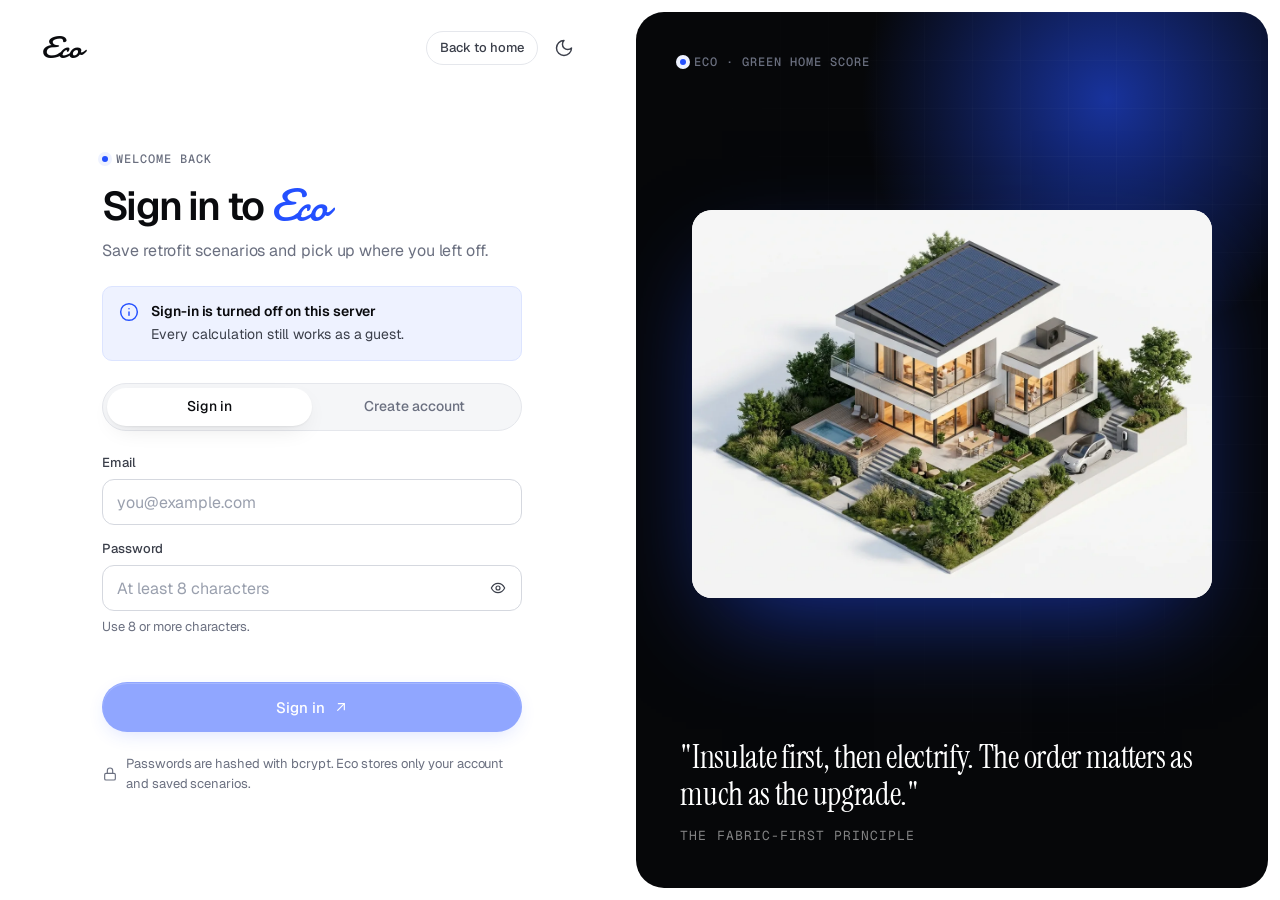
<file: eco-engine/frontend/web/login.html>
<!DOCTYPE html>
<html lang="en-GB">
<head>
  <meta charset="UTF-8">
  <meta name="viewport" content="width=device-width, initial-scale=1">
  <title>Sign in | Eco</title>
  <meta name="description" content="Sign in to Eco to save and revisit retrofit scenarios.">
  <meta name="theme-color" content="#060709">
  <link rel="icon" type="image/png" sizes="32x32" href="assets/favicon-32.png">
  <link rel="icon" type="image/png" sizes="48x48" href="assets/favicon-48.png">
  <link rel="apple-touch-icon" href="assets/apple-touch-icon.png">
  <link rel="preconnect" href="https://fonts.googleapis.com">
  <link rel="preconnect" href="https://fonts.gstatic.com" crossorigin>
  <link href="https://fonts.googleapis.com/css2?family=Damion&family=Geist:wght@300;400;500;600;700&family=Geist+Mono:wght@400;500;600&family=Instrument+Serif:ital@0;1&display=swap" rel="stylesheet">
  <link rel="stylesheet" href="style.css">
  <script src="theme-init.js"></script>
</head>
<body>
  <a class="skip-link" href="#main">Skip to content</a>

  <main id="main" class="auth-shell">
    <section class="auth-form-side">
      <div style="display:flex;justify-content:space-between;align-items:center">
        <a class="brand" href="./" aria-label="Eco home"><span class="brand-word">Eco</span></a>
        <div style="display:flex;gap:6px;align-items:center">
          <a class="btn btn-ghost btn-sm" href="./">Back to home</a>
          <button class="icon-btn plain" id="themeToggle" type="button" aria-label="Switch theme"></button>
        </div>
      </div>

      <div class="auth-card">
        <div>
          <span class="eyebrow" id="authEyebrow">Welcome back</span>
          <h1 id="authTitle" style="margin-top:14px">Sign in to <span class="brand-word brand-inline">Eco</span></h1>
          <p class="muted" id="authSub" style="margin-top:10px">Save retrofit scenarios and pick up where you left off.</p>
        </div>

        <div class="callout callout-info" id="notConfigured" hidden>
          <svg class="icon" aria-hidden="true"><use href="#i-info"></use></svg>
          <div><strong>Sign-in is turned off on this server</strong>Every calculation still works as a guest.</div>
        </div>
        <div class="callout callout-ok" id="signedIn" hidden>
          <svg class="icon" aria-hidden="true"><use href="#i-check-circle"></use></svg>
          <div><strong>You're signed in</strong><span id="signedInAs"></span></div>
        </div>

        <div class="auth-switch" role="group" aria-label="Choose sign in or create account">
          <button type="button" id="modeSignIn" aria-pressed="true">Sign in</button>
          <button type="button" id="modeSignUp" aria-pressed="false">Create account</button>
        </div>

        <form id="authForm" novalidate>
          <div class="field" id="nameField" hidden>
            <label for="name">Full name</label>
            <input class="input" id="name" name="name" type="text" autocomplete="name" maxlength="120" placeholder="Alex Morgan">
          </div>
          <div class="field">
            <label for="email">Email</label>
            <input class="input" id="email" name="email" type="email" autocomplete="email" required placeholder="you@example.com">
          </div>
          <div class="field">
            <label for="password">Password</label>
            <div class="pw-wrap">
              <input class="input" id="password" name="password" type="password" autocomplete="current-password" required minlength="8" placeholder="At least 8 characters" aria-describedby="pwHelp" style="padding-right:48px">
              <button class="icon-btn plain" type="button" id="pwToggle" aria-label="Show password"><svg class="icon icon-sm" aria-hidden="true"><use href="#i-eye"></use></svg></button>
            </div>
            <div class="pw-meter" id="pwMeter" hidden aria-hidden="true"><i></i></div>
            <span class="help" id="pwHelp">Use 8 or more characters.</span>
          </div>
          <p class="form-msg" id="formMsg" role="alert"></p>
          <button class="btn btn-primary" type="submit" id="submitBtn"><span id="submitLabel">Sign in</span><svg class="icon icon-sm icon-arrow" aria-hidden="true"><use href="#i-arrow-up-right"></use></svg></button>
          <button class="btn btn-ghost btn-sm" type="button" id="forgotBtn" hidden style="justify-self:start">Forgot password?</button>
        </form>

        <div id="googleWrap" hidden>
          <div class="divider">or</div>
          <button class="btn btn-secondary" type="button" id="googleBtn" style="width:100%;margin-top:18px">
            <svg class="icon" viewBox="0 0 24 24" aria-hidden="true" style="stroke:none"><path fill="#4285F4" d="M22.6 12.2c0-.8-.1-1.5-.2-2.2H12v4.2h6a5.1 5.1 0 0 1-2.2 3.4v2.8h3.6c2.1-1.9 3.2-4.8 3.2-8.2Z"/><path fill="#34A853" d="M12 23c3 0 5.5-1 7.4-2.7l-3.6-2.8c-1 .7-2.3 1.1-3.8 1.1-2.9 0-5.4-2-6.3-4.6H2v2.9A11 11 0 0 0 12 23Z"/><path fill="#FBBC05" d="M5.7 14c-.2-.7-.4-1.3-.4-2s.1-1.4.4-2V7.1H2a11 11 0 0 0 0 9.8L5.7 14Z"/><path fill="#EA4335" d="M12 5.4c1.6 0 3.1.6 4.2 1.7l3.2-3.2A11 11 0 0 0 2 7.1L5.7 10c.9-2.7 3.4-4.6 6.3-4.6Z"/></svg>
            Continue with Google
          </button>
        </div>
        <p class="help" id="providerNote" style="display:flex;gap:8px;align-items:center"><svg class="icon icon-sm" aria-hidden="true"><use href="#i-lock"></use></svg><span>Passwords are hashed with bcrypt. Eco stores only your account and saved scenarios.</span></p>
      </div>
    </section>

    <aside class="auth-visual" aria-hidden="true">
      <span class="eyebrow">Eco · Green Home Score</span>
      <div class="shot"><picture><source srcset="assets/eco_house_3d.webp" type="image/webp"><img src="assets/eco_house_3d.jpg" alt="" loading="lazy"></picture></div>
      <div>
        <blockquote>"Insulate first, then electrify. The order matters as much as the upgrade."</blockquote>
        <cite>The fabric-first principle</cite>
      </div>
    </aside>
  </main>

  <script src="common.js"></script>
  <script src="auth.js"></script>
  <script src="login.js"></script>
</body>
</html>
</file>
<file: eco-engine/frontend/web/landing.css>
/* ==========================================================================
   Eco. landing page: shadcn/ui design language (semantic tokens, slate scale from
   satnaing/shadcn-admin) in the brand's black, white and blue.
   ========================================================================== */

:root {
  --radius: 0.75rem;
  --background: oklch(1 0 0);
  --foreground: oklch(0.129 0.042 264.695);
  --card: oklch(1 0 0);
  --muted: oklch(0.968 0.007 247.896);
  --muted-foreground: oklch(0.554 0.046 257.417);
  --border: oklch(0.929 0.013 255.508);
  --primary: oklch(0.208 0.042 265.755);          /* near-black slate */
  --primary-foreground: oklch(0.984 0.003 247.858);
  --brand: #2450FF;                                /* Eco blue */
  --brand-soft: rgba(36, 80, 255, .10);
  --ring: rgba(36, 80, 255, .45);
  --shadow: 0 1px 2px rgba(15, 23, 42, .04), 0 12px 32px -12px rgba(15, 23, 42, .14);
  --font: "Geist", ui-sans-serif, system-ui, -apple-system, "Segoe UI", sans-serif;
  --mono: "Geist Mono", ui-monospace, "SF Mono", Menlo, monospace;
  color-scheme: light;
}
:root[data-theme="dark"] {
  --background: oklch(0.129 0.042 264.695);
  --foreground: oklch(0.984 0.003 247.858);
  --card: oklch(0.15 0.04 262);
  --muted: oklch(0.21 0.04 262);
  --muted-foreground: oklch(0.704 0.04 256.788);
  --border: oklch(1 0 0 / 10%);
  --primary: oklch(0.984 0.003 247.858);
  --primary-foreground: oklch(0.208 0.042 265.755);
  --brand: #5B7FFF;
  --brand-soft: rgba(91, 127, 255, .14);
  --shadow: 0 1px 2px rgba(0, 0, 0, .3), 0 16px 40px -16px rgba(0, 0, 0, .7);
  color-scheme: dark;
}

*, *::before, *::after { box-sizing: border-box; }
[hidden] { display: none !important; }
html { scroll-behavior: smooth; -webkit-text-size-adjust: 100%; }
body { margin: 0; background: var(--background); color: var(--foreground); font: 400 16px/1.6 var(--font); -webkit-font-smoothing: antialiased; }
h1, h2, h3, p { margin: 0; }
h1, h2 { text-wrap: balance; }
p { text-wrap: pretty; }
a { color: inherit; text-decoration: none; }
img { display: block; max-width: 100%; }
button { font: inherit; color: inherit; }
:focus-visible { outline: 2px solid var(--ring); outline-offset: 2px; border-radius: 8px; }
.sr-only { position: absolute !important; width: 1px; height: 1px; overflow: hidden; clip: rect(0 0 0 0); white-space: nowrap; }
.skip-link { position: absolute; left: 12px; top: -60px; z-index: 100; padding: 8px 14px; border-radius: 8px; background: var(--primary); color: var(--primary-foreground); }
.skip-link:focus { top: 12px; }
.container { width: 100%; max-width: 1180px; margin: 0 auto; padding: 0 24px; }
.icon { width: 18px; height: 18px; flex: none; stroke: currentColor; fill: none; stroke-width: 1.8; stroke-linecap: round; stroke-linejoin: round; }
.icon-sm { width: 15px; height: 15px; }
.muted { color: var(--muted-foreground); }
.mono { font-family: var(--mono); }

/* ---------- Button (shadcn variants) ---------- */
.btn { display: inline-flex; align-items: center; justify-content: center; gap: 8px; height: 40px; padding: 0 16px; border-radius: calc(var(--radius) - 2px); border: 1px solid transparent; font-size: .875rem; font-weight: 500; white-space: nowrap; cursor: pointer; transition: background .15s, color .15s, border-color .15s, box-shadow .15s; }
.btn-lg { height: 46px; padding: 0 22px; font-size: .9375rem; }
.btn-sm { height: 34px; padding: 0 12px; font-size: .8125rem; }
.btn-primary { background: var(--primary); color: var(--primary-foreground); box-shadow: 0 1px 2px rgba(15, 23, 42, .12); }
.btn-primary:hover { opacity: .9; }
.btn-brand { background: var(--brand); color: #fff; box-shadow: 0 8px 24px -10px var(--brand); }
.btn-brand:hover { filter: brightness(1.08); }
.btn-outline, .btn-outline-light { background: var(--background); border-color: var(--border); color: var(--foreground); }
.btn-outline:hover, .btn-outline-light:hover { background: var(--muted); }
.btn-ghost { background: transparent; color: var(--foreground); }
.btn-ghost:hover { background: var(--muted); }
.btn:disabled { opacity: .55; cursor: not-allowed; }
.icon-btn { display: inline-grid; place-items: center; width: 36px; height: 36px; border-radius: 8px; border: 1px solid transparent; background: transparent; color: var(--muted-foreground); cursor: pointer; }
.icon-btn:hover { background: var(--muted); color: var(--foreground); }

/* ---------- Badge ---------- */
.badge { display: inline-flex; align-items: center; gap: 6px; height: 24px; padding: 0 10px; border-radius: 999px; border: 1px solid var(--border); background: var(--background); font-size: .75rem; font-weight: 500; color: var(--foreground); }
.badge-brand { background: var(--brand-soft); border-color: transparent; color: var(--brand); }
.announce { display: inline-flex; align-items: center; gap: 8px; padding: 4px 12px 4px 4px; border-radius: 999px; border: 1px solid var(--border); background: var(--background); font-size: .8125rem; color: var(--muted-foreground); box-shadow: 0 1px 2px rgba(15, 23, 42, .04); transition: border-color .15s; }
.announce:hover { border-color: var(--brand); color: var(--foreground); }
.announce b { padding: 2px 8px; border-radius: 999px; background: var(--brand); color: #fff; font-size: .6875rem; font-weight: 600; letter-spacing: .02em; }

/* ---------- Header ---------- */
.header { position: sticky; top: 0; z-index: 40; border-bottom: 1px solid transparent; transition: background .2s, border-color .2s; }
.header.scrolled { background: color-mix(in oklch, var(--background) 82%, transparent); backdrop-filter: saturate(180%) blur(12px); border-color: var(--border); }
.header .container { display: flex; align-items: center; justify-content: space-between; gap: 16px; height: 64px; }
.brand { display: inline-flex; align-items: center; gap: 10px; font-weight: 600; letter-spacing: -.02em; }
.nav { display: flex; gap: 2px; }
.nav a { padding: 6px 12px; border-radius: 8px; font-size: .875rem; color: var(--muted-foreground); transition: color .15s, background .15s; }
.nav a:hover { color: var(--foreground); background: var(--muted); }
.header-actions { display: flex; align-items: center; gap: 6px; }

/* Account menu rendered by auth.js */
.account { position: relative; }
.avatar-btn { width: 34px; height: 34px; border-radius: 50%; border: 0; background: var(--brand); color: #fff; font-weight: 600; cursor: pointer; }
.account-menu { position: absolute; right: 0; top: calc(100% + 8px); min-width: 230px; display: none; padding: 6px; border-radius: var(--radius); border: 1px solid var(--border); background: var(--card); box-shadow: var(--shadow); }
.account-menu.open { display: grid; }
.account-menu .who { padding: 8px 10px; border-bottom: 1px solid var(--border); margin-bottom: 4px; font-size: .75rem; color: var(--muted-foreground); }
.account-menu .who strong { display: block; color: var(--foreground); font-size: .875rem; font-weight: 500; }
.account-menu a, .account-menu button { display: flex; align-items: center; gap: 10px; padding: 8px 10px; border: 0; border-radius: 6px; background: transparent; font-size: .875rem; text-align: left; cursor: pointer; }
.account-menu a:hover, .account-menu button:hover { background: var(--muted); }

/* ---------- Hero ---------- */
.hero { position: relative; overflow: hidden; padding: 72px 0 0; text-align: center; isolation: isolate; }
.hero::before { content: ""; position: absolute; inset: 0; z-index: -1; background-image: linear-gradient(var(--border) 1px, transparent 1px), linear-gradient(90deg, var(--border) 1px, transparent 1px); background-size: 56px 56px; mask-image: radial-gradient(ellipse 70% 55% at 50% 0%, #000 30%, transparent 75%); opacity: .7; }
.hero::after { content: ""; position: absolute; left: 50%; top: 260px; z-index: -1; width: 900px; height: 520px; transform: translateX(-50%); background: radial-gradient(closest-side, var(--brand-soft), transparent); filter: blur(10px); }
.hero h1 { margin: 26px auto 0; max-width: 15ch; font-size: clamp(2.6rem, 6.4vw, 4.6rem); line-height: 1.02; font-weight: 600; letter-spacing: -.045em; }
.hero h1 span { background: linear-gradient(180deg, var(--brand), color-mix(in oklch, var(--brand) 55%, var(--foreground))); -webkit-background-clip: text; background-clip: text; color: transparent; }
.hero .lede { max-width: 40rem; margin: 22px auto 0; font-size: 1.125rem; color: var(--muted-foreground); }
.hero .cta { display: flex; justify-content: center; gap: 10px; flex-wrap: wrap; margin-top: 32px; }
.hero .fine { margin-top: 14px; font-size: .8125rem; color: var(--muted-foreground); }
.preview { position: relative; margin: 64px auto 0; max-width: 1100px; padding: 8px; border-radius: 18px; border: 1px solid var(--border); background: color-mix(in oklch, var(--card) 70%, transparent); box-shadow: var(--shadow), 0 40px 100px -40px var(--ring); }
.preview { transition: transform .5s cubic-bezier(.2, .7, .1, 1); }
.preview:hover { transform: translateY(-4px); }
.preview .frame { overflow: hidden; border-radius: 12px; border: 1px solid var(--border); background: var(--card); }
.preview .bar { display: flex; align-items: center; gap: 6px; height: 34px; padding: 0 12px; border-bottom: 1px solid var(--border); background: var(--muted); }
.preview .bar i { width: 10px; height: 10px; border-radius: 50%; background: var(--border); }
.preview .bar span { margin-left: 10px; font: 500 .75rem var(--mono); color: var(--muted-foreground); }
.preview img { width: 100%; height: auto; aspect-ratio: 1440 / 900; }
.shot-dark { display: none !important; }
:root[data-theme="dark"] .shot-light { display: none !important; }
:root[data-theme="dark"] .shot-dark { display: block !important; }
.preview-fade { position: absolute; left: 0; right: 0; bottom: 0; height: 40%; border-radius: 0 0 18px 18px; background: linear-gradient(transparent, var(--background)); pointer-events: none; }

/* ---------- Stats ---------- */
.stats { display: grid; grid-template-columns: repeat(4, 1fr); margin-top: -40px; position: relative; border: 1px solid var(--border); border-radius: var(--radius); background: var(--card); box-shadow: var(--shadow); }
.stat { padding: 22px 24px; border-right: 1px solid var(--border); }
.stat:last-child { border-right: 0; }
.stat dt { font-size: .8125rem; color: var(--muted-foreground); }
.stat dd { margin: 4px 0 0; font-size: 1.875rem; font-weight: 600; letter-spacing: -.04em; line-height: 1.15; }
.stat dd small { font-size: .9375rem; font-weight: 500; color: var(--muted-foreground); letter-spacing: 0; }

/* ---------- Sections ---------- */
.section { padding: 112px 0; }
.section-head { max-width: 40rem; margin: 0 auto 56px; text-align: center; }
.section-head .badge { margin-bottom: 16px; }
.section-head h2 { font-size: clamp(1.9rem, 3.6vw, 2.75rem); line-height: 1.1; font-weight: 600; letter-spacing: -.035em; }
.section-head p { margin-top: 14px; font-size: 1.0625rem; color: var(--muted-foreground); }
.separator { height: 1px; border: 0; margin: 0; background: var(--border); }

/* ---------- Card + features ---------- */
.features { display: grid; grid-template-columns: repeat(3, 1fr); gap: 16px; }
.card { display: flex; flex-direction: column; gap: 10px; padding: 24px; border: 1px solid var(--border); border-radius: var(--radius); background: var(--card); transition: border-color .2s, transform .2s, box-shadow .2s; }
.card:hover { border-color: color-mix(in oklch, var(--brand) 40%, var(--border)); transform: translateY(-2px); box-shadow: var(--shadow); }
.card-icon { display: grid; place-items: center; width: 40px; height: 40px; margin-bottom: 6px; border-radius: 10px; background: var(--brand-soft); color: var(--brand); }
.card h3 { font-size: 1.0625rem; font-weight: 600; letter-spacing: -.015em; }
.card p { font-size: .9375rem; color: var(--muted-foreground); }

/* ---------- Vision ---------- */
.split { display: grid; grid-template-columns: minmax(0, .9fr) minmax(0, 1.1fr); gap: 56px; align-items: center; }
.split h2 { font-size: clamp(1.9rem, 3.6vw, 2.75rem); line-height: 1.1; font-weight: 600; letter-spacing: -.035em; margin-top: 16px; }
.split .lede { margin-top: 14px; font-size: 1.0625rem; color: var(--muted-foreground); }
.checks { list-style: none; display: grid; gap: 14px; margin: 28px 0 0; padding: 0; }
.checks li { display: grid; grid-template-columns: 22px 1fr; gap: 10px; font-size: .9375rem; }
.checks li .icon { color: var(--brand); margin-top: 3px; }
.checks b { font-weight: 600; }
.vision-frame { position: relative; overflow: hidden; border-radius: 16px; border: 1px solid var(--border); background: #fff; box-shadow: var(--shadow); }
.vision-frame img { width: 100%; height: auto; }
.vision-frame canvas { position: absolute; inset: 0; width: 100%; height: 100%; pointer-events: none; }
.vision-result { display: flex; flex-wrap: wrap; align-items: center; gap: 8px; min-height: 26px; margin-top: 16px; font-size: .8125rem; color: var(--muted-foreground); }
.spinner { width: 14px; height: 14px; border-radius: 50%; border: 2px solid var(--border); border-top-color: var(--brand); animation: spin .7s linear infinite; }
@keyframes spin { to { transform: rotate(360deg); } }

/* ---------- Steps ---------- */
.steps { list-style: none; display: grid; grid-template-columns: repeat(3, 1fr); gap: 16px; margin: 0; padding: 0; counter-reset: step; }
.steps li { counter-increment: step; padding: 24px; border: 1px solid var(--border); border-radius: var(--radius); background: var(--card); }
.steps li::before { content: counter(step); display: grid; place-items: center; width: 28px; height: 28px; margin-bottom: 16px; border-radius: 50%; background: var(--primary); color: var(--primary-foreground); font: 600 .8125rem var(--mono); }
.steps h3 { font-size: 1.0625rem; font-weight: 600; }
.steps p { margin-top: 6px; font-size: .9375rem; color: var(--muted-foreground); }

/* ---------- CTA + footer ---------- */
.cta-card { --cta-bg: oklch(0.208 0.042 265.755); --cta-fg: oklch(0.984 0.003 247.858); position: relative; overflow: hidden; display: flex; flex-direction: column; align-items: center; gap: 14px; padding: 64px 24px; border-radius: 20px; border: 1px solid var(--border); text-align: center; background: var(--cta-bg); color: var(--cta-fg); isolation: isolate; }
.cta-card::before { content: ""; position: absolute; inset: -40% 10% auto; z-index: -1; height: 120%; background: radial-gradient(closest-side, rgba(36, 80, 255, .55), transparent); }
.cta-card h2 { font-size: clamp(1.8rem, 3.4vw, 2.6rem); font-weight: 600; letter-spacing: -.035em; line-height: 1.1; }
.cta-card p { max-width: 34rem; opacity: .72; }
.cta-card .cta { display: flex; gap: 10px; flex-wrap: wrap; justify-content: center; margin-top: 10px; }
.cta-card .btn-outline { background: transparent; color: inherit; border-color: rgba(255, 255, 255, .22); }
.cta-card .btn-outline:hover { background: rgba(255, 255, 255, .08); }
.cta-card .btn-light { background: var(--cta-fg); color: var(--cta-bg); }
.cta-card .btn-light:hover { opacity: .92; }
.footer { padding: 32px 0 40px; font-size: .8125rem; color: var(--muted-foreground); }
.footer .container { display: flex; justify-content: space-between; align-items: center; gap: 16px; flex-wrap: wrap; }
.footer nav { display: flex; gap: 18px; }
.footer nav a:hover { color: var(--foreground); }

/* ---------- Motion ---------- */
.reveal { opacity: 0; transform: translateY(14px); transition: opacity .7s cubic-bezier(.2, .7, .1, 1), transform .7s cubic-bezier(.2, .7, .1, 1); transition-delay: var(--d, 0s); }
.reveal.in { opacity: 1; transform: none; }
@media (prefers-reduced-motion: reduce) {
  *, *::before, *::after { animation: none !important; transition: none !important; scroll-behavior: auto !important; }
  .reveal { opacity: 1; transform: none; }
}

/* ---------- Responsive ---------- */
@media (max-width: 960px) {
  .nav { display: none; }
  .features { grid-template-columns: repeat(2, 1fr); }
  .split { grid-template-columns: 1fr; gap: 32px; }
  .stats { grid-template-columns: repeat(2, 1fr); }
  .stat:nth-child(2) { border-right: 0; }
  .stat:nth-child(-n+2) { border-bottom: 1px solid var(--border); }
}
@media (max-width: 640px) {
  .container { padding: 0 16px; }
  .hero { padding-top: 48px; }
  .section { padding: 80px 0; }
  .features, .steps { grid-template-columns: 1fr; }
  .stats { margin-top: -24px; }
  .stat { padding: 16px; }
  .stat dd { font-size: 1.5rem; }
  .hide-xs { display: none !important; }
  .preview { margin-top: 44px; padding: 5px; border-radius: 14px; }
}

/* ---------- FAQ ---------- */
.faq-wrap { display: grid; grid-template-columns: minmax(0, .8fr) minmax(0, 1.2fr); gap: 56px; align-items: start; }
.faq { border-top: 1px solid var(--border); }
.faq details { border-bottom: 1px solid var(--border); }
.faq summary { display: flex; justify-content: space-between; align-items: center; gap: 16px; padding: 20px 4px; cursor: pointer; list-style: none; font-weight: 500; font-size: 1rem; }
.faq summary::-webkit-details-marker { display: none; }
.faq summary::after { content: "+"; flex: none; display: grid; place-items: center; width: 26px; height: 26px; border-radius: 50%; border: 1px solid var(--border); color: var(--muted-foreground); font-size: 1rem; transition: transform .2s, background .2s; }
.faq details[open] summary::after { content: "–"; background: var(--muted); }
.faq summary:hover { color: var(--brand); }
.faq details p { padding: 0 4px 20px; color: var(--muted-foreground); font-size: .9375rem; max-width: 60ch; }

/* ---------- Footer ---------- */
.footer { border-top: 1px solid var(--border); padding: 56px 0 32px; }
.footer .footer-grid { display: grid; grid-template-columns: 1.4fr repeat(3, 1fr); gap: 32px; align-items: start; }
.footer-brand p { margin-top: 12px; max-width: 26ch; }
.footer nav { display: flex; flex-direction: column; gap: 10px; }
.footer h4 { margin: 0 0 4px; font-size: .8125rem; font-weight: 600; color: var(--foreground); }
.footer .footer-bottom { margin-top: 40px; padding-top: 20px; border-top: 1px solid var(--border); display: flex; justify-content: space-between; gap: 16px; flex-wrap: wrap; }

@media (max-width: 960px) {
  .faq-wrap { grid-template-columns: 1fr; gap: 24px; }
  .footer .footer-grid { grid-template-columns: 1fr 1fr; }
}

/* Logo: "Eco" wordmark in a bold brush script (Damion). */
.brand-word { font-family: "Damion", "Brush Script MT", cursive; font-weight: 400; font-size: 2rem; line-height: 1; letter-spacing: 0; padding: 0 .08em 0 .02em; }
.brand-word.brand-inline { font-size: 1.12em; color: var(--blue, var(--brand)); }

.fine .soon { display: inline-flex; align-items: center; height: 20px; margin-left: 6px; padding: 0 8px; border-radius: 999px; background: var(--brand-soft); color: var(--brand); font-size: .6875rem; font-weight: 600; vertical-align: 1px; }
</file>
<file: eco-engine/frontend/web/style.css>
/* ==========================================================================
   Eco. design system: black, white and electric blue
   Type: Geist (UI) · Instrument Serif (editorial accents) · Geist Mono (figures)
   ========================================================================== */

:root {
  --blue: #2450FF;
  --blue-600: #1A3FE0;
  --blue-700: #1533B8;
  --blue-400: #5B7BFF;
  --blue-100: #DCE4FF;
  --blue-50: #EEF2FF;
  --blue-glow: rgba(36, 80, 255, .38);

  --black: #060709;
  --bg: #FFFFFF;
  --bg-2: #F5F6F8;
  --bg-3: #ECEEF2;
  --card: #FFFFFF;
  --ink: #0A0B0E;
  --ink-2: #3B3F4A;
  --ink-3: #6B7080;
  --ink-4: #9AA0AE;
  --line: #E5E7EC;
  --line-2: #D5D8DF;
  --on-blue: #FFFFFF;

  --ok: #0F8A5F;
  --ok-bg: #E6F6EF;
  --warn: #B25E00;
  --warn-bg: #FFF4E5;
  --danger: #D1293D;
  --danger-bg: #FDECEE;
  --gas: #FF7A1A;
  --elec: #2450FF;

  --series-after: #2450FF;
  --series-today: #eb6834;
  --band-a: #1533B8;
  --band-b: #2450FF;
  --band-c: #6E86C9;
  --band-d: #E08A00;
  --band-e: #D1293D;

  --radius: 16px;
  --radius-sm: 10px;
  --radius-lg: 24px;
  --shadow-sm: 0 1px 2px rgba(10, 11, 14, .06);
  --shadow: 0 1px 2px rgba(10, 11, 14, .05), 0 8px 24px -8px rgba(10, 11, 14, .12);
  --shadow-lg: 0 30px 80px -20px rgba(10, 11, 14, .35);

  --font: "Geist", ui-sans-serif, system-ui, -apple-system, "Segoe UI", sans-serif;
  --serif: "Instrument Serif", Georgia, serif;
  --mono: "Geist Mono", ui-monospace, "SF Mono", Menlo, monospace;
  --ease: cubic-bezier(.2, .7, .1, 1);
  color-scheme: light;
}

/* Light is the default (black, white and blue); dark is opt-in via the theme toggle. */
:root[data-theme="dark"] {
  --series-after: #4A72FF; --series-today: #d95926;
  --bg: #07080A; --bg-2: #0E1014; --bg-3: #161920; --card: #0F1115;
  --ink: #F3F4F7; --ink-2: #C3C7D0; --ink-3: #8A90A0; --ink-4: #5D6372;
  --line: #1F222A; --line-2: #2A2E38;
  --blue: #4A72FF; --blue-600: #3A63FF; --blue-50: #0F1733; --blue-100: #1A2556;
  --ok: #3DD68C; --ok-bg: #0D261C; --warn: #FFB547; --warn-bg: #2A1E0A;
  --danger: #FF6B7D; --danger-bg: #2D1016; --elec: #5B7FFF;
  --band-a: #7A98FF; --band-b: #4A72FF; --band-c: #8796BF;
  --shadow: 0 1px 2px rgba(0,0,0,.4), 0 8px 24px -8px rgba(0,0,0,.6);
  color-scheme: dark;
}

/* ---------- Base ---------- */
[hidden] { display: none !important; }
*, *::before, *::after { box-sizing: border-box; }
html { -webkit-text-size-adjust: 100%; scroll-behavior: smooth; }
body {
  margin: 0; background: var(--bg); color: var(--ink);
  font: 400 16px/1.55 var(--font); letter-spacing: -.005em;
  -webkit-font-smoothing: antialiased; text-rendering: optimizeLegibility;
}
h1, h2, h3, h4 { margin: 0; font-weight: 600; letter-spacing: -.025em; line-height: 1.12; }
p { margin: 0; }
a { color: var(--blue); text-decoration-thickness: 1px; text-underline-offset: 3px; }
img { max-width: 100%; display: block; }
button, input, select, textarea { font: inherit; color: inherit; }
ul, ol { margin: 0; padding: 0; }
::selection { background: var(--blue); color: #fff; }
:focus-visible { outline: 2px solid var(--blue); outline-offset: 2px; border-radius: 6px; }

.sr-only { position: absolute !important; width: 1px; height: 1px; overflow: hidden; clip: rect(0 0 0 0); white-space: nowrap; }
.skip-link { position: absolute; left: 12px; top: -60px; z-index: 100; background: var(--blue); color: #fff; padding: 10px 16px; border-radius: 10px; }
.skip-link:focus { top: 12px; }
.container { width: 100%; max-width: 1240px; margin: 0 auto; padding: 0 24px; }
.num, .mono { font-family: var(--mono); font-feature-settings: "tnum"; letter-spacing: -.02em; }
.muted { color: var(--ink-3); }
.help { color: var(--ink-3); font-size: .8125rem; }
.pos { color: var(--ok); }
.neg { color: var(--danger); }
.serif { font-family: var(--serif); font-weight: 400; font-style: italic; letter-spacing: -.01em; }
mark { background: none; color: var(--blue); font-family: var(--serif); font-style: italic; font-weight: 400; letter-spacing: -.01em; }
.eyebrow {
  display: inline-flex; align-items: center; gap: 8px;
  font: 500 .75rem/1 var(--mono); text-transform: uppercase; letter-spacing: .08em; color: var(--ink-3);
}
.eyebrow::before { content: ""; width: 6px; height: 6px; border-radius: 50%; background: var(--blue); box-shadow: 0 0 0 4px var(--blue-50); }

.icon { width: 20px; height: 20px; flex: none; stroke: currentColor; fill: none; stroke-width: 1.75; stroke-linecap: round; stroke-linejoin: round; }
.icon-sm { width: 16px; height: 16px; }
.icon-lg { width: 24px; height: 24px; }

/* ---------- Buttons ---------- */
.btn {
  --h: 44px;
  display: inline-flex; align-items: center; justify-content: center; gap: 8px;
  min-height: var(--h); padding: 0 18px; border-radius: 999px; border: 1px solid transparent;
  font-weight: 500; font-size: .9375rem; text-decoration: none; cursor: pointer; white-space: nowrap;
  transition: background .2s var(--ease), color .2s, border-color .2s, transform .2s var(--ease), box-shadow .2s;
}
.btn:active { transform: translateY(1px) scale(.99); }
.btn:disabled { opacity: .5; cursor: not-allowed; }
.btn-primary { background: var(--blue); color: var(--on-blue); box-shadow: 0 6px 20px -6px var(--blue-glow), inset 0 1px 0 rgba(255,255,255,.2); }
.btn-primary:hover { background: var(--blue-600); }
.btn-dark { background: var(--ink); color: var(--bg); }
.btn-dark:hover { background: var(--ink-2); }
.btn-secondary { background: var(--card); color: var(--ink); border-color: var(--line-2); }
.btn-secondary:hover { border-color: var(--ink); }
.btn-ghost { background: transparent; color: var(--ink-2); border-color: var(--line); }
.btn-ghost:hover { background: var(--bg-2); color: var(--ink); }
.btn-ghost[aria-pressed="true"] { background: var(--ink); color: var(--bg); border-color: var(--ink); }
.btn-white { background: #fff; color: #07080A; }
.btn-white:hover { background: #E8ECFF; }
.btn-outline-light { background: transparent; color: #fff; border-color: rgba(255,255,255,.25); }
.btn-outline-light:hover { border-color: #fff; background: rgba(255,255,255,.06); }
.btn-sm { --h: 34px; padding: 0 13px; font-size: .8125rem; }
.btn-xl { --h: 54px; padding: 0 26px; font-size: 1rem; }
.btn .icon { transition: transform .25s var(--ease); }
.btn:hover .icon-arrow { transform: translate(2px, -2px); }

.icon-btn {
  display: inline-grid; place-items: center; width: 40px; height: 40px; border-radius: 999px;
  border: 1px solid var(--line); background: var(--card); color: var(--ink-2); cursor: pointer; text-decoration: none;
  transition: background .2s, color .2s, border-color .2s;
}
.icon-btn:hover { color: var(--ink); border-color: var(--line-2); background: var(--bg-2); }
.icon-btn.plain { border-color: transparent; background: transparent; }

/* ---------- Badges & callouts ---------- */
.badge {
  display: inline-flex; align-items: center; gap: 5px; height: 24px; padding: 0 9px; border-radius: 999px;
  font-size: .75rem; font-weight: 500; white-space: nowrap; border: 1px solid transparent; vertical-align: middle;
}
.badge .icon { width: 13px; height: 13px; }
.badge-ok { background: var(--ok-bg); color: var(--ok); }
.badge-info { background: var(--blue-50); color: var(--blue); }
.badge-warn { background: var(--warn-bg); color: var(--warn); }
.badge-danger { background: var(--danger-bg); color: var(--danger); }
.badge-neutral { background: var(--bg-2); color: var(--ink-2); border-color: var(--line); }
.badge-dark { background: var(--ink); color: var(--bg); }

.callout {
  display: flex; gap: 12px; padding: 14px 16px; border-radius: var(--radius-sm);
  border: 1px solid var(--line); background: var(--bg-2); font-size: .875rem; color: var(--ink-2);
}
.callout > .icon { margin-top: 1px; }
.callout strong { display: block; color: var(--ink); margin-bottom: 2px; font-weight: 600; }
.callout-info { background: var(--blue-50); border-color: var(--blue-100); }
.callout-info > .icon { color: var(--blue); }
.callout-ok { background: var(--ok-bg); border-color: transparent; }
.callout-ok > .icon { color: var(--ok); }
.callout-warn { background: var(--warn-bg); border-color: transparent; }
.callout-warn > .icon { color: var(--warn); }
.callout-danger { background: var(--danger-bg); border-color: transparent; }
.callout-danger > .icon { color: var(--danger); }
.banner { display: none; margin-bottom: 20px; }
.banner.show { display: flex; }

/* ---------- Forms ---------- */
.field { display: grid; gap: 6px; }
.field > label { font-size: .8125rem; font-weight: 500; color: var(--ink-2); }
.input {
  width: 100%; height: 46px; padding: 0 14px; border-radius: 12px; border: 1px solid var(--line-2);
  background: var(--card); color: var(--ink); outline: none; transition: border-color .2s, box-shadow .2s;
}
.input::placeholder { color: var(--ink-4); }
.input:focus { border-color: var(--blue); box-shadow: 0 0 0 4px var(--blue-50); }
.toggle { display: inline-flex; align-items: center; gap: 8px; font-size: .8125rem; color: var(--ink-2); cursor: pointer; user-select: none; }
.toggle input { appearance: none; width: 34px; height: 20px; border-radius: 999px; background: var(--line-2); position: relative; cursor: pointer; transition: background .2s; margin: 0; }
.toggle input::after { content: ""; position: absolute; top: 2px; left: 2px; width: 16px; height: 16px; border-radius: 50%; background: #fff; box-shadow: var(--shadow-sm); transition: transform .2s var(--ease); }
.toggle input:checked { background: var(--blue); }
.toggle input:checked::after { transform: translateX(14px); }
.form-msg { font-size: .875rem; min-height: 1.2em; color: var(--ink-3); }
.form-msg.ok { color: var(--ok); }
.form-msg.error { color: var(--danger); }

/* ---------- Cards & layout primitives ---------- */
.card { background: var(--card); border: 1px solid var(--line); border-radius: var(--radius); padding: 22px; box-shadow: var(--shadow-sm); min-width: 0; }
.card-title { display: flex; align-items: center; justify-content: space-between; gap: 12px; flex-wrap: wrap; margin-bottom: 16px; }
.card-title h2, .card-title h3 { font-size: 1.0625rem; }
.grid { display: grid; gap: 20px; }
.grid-2 { grid-template-columns: repeat(2, minmax(0, 1fr)); }
.grid-3 { grid-template-columns: repeat(3, minmax(0, 1fr)); }
.empty { padding: 28px; text-align: center; color: var(--ink-3); border: 1px dashed var(--line-2); border-radius: var(--radius-sm); font-size: .9375rem; }
.skeleton { display: inline-block; min-width: 3ch; border-radius: 6px; color: transparent !important; background: linear-gradient(90deg, var(--bg-2), var(--bg-3), var(--bg-2)); background-size: 200% 100%; animation: shimmer 1.3s infinite linear; }
@keyframes shimmer { to { background-position: -200% 0; } }
.spinner { width: 16px; height: 16px; border-radius: 50%; border: 2px solid var(--line-2); border-top-color: var(--blue); animation: spin .7s linear infinite; display: inline-block; }
@keyframes spin { to { transform: rotate(360deg); } }
.stat { padding: 14px; border-radius: 12px; background: var(--bg-2); }
.stat-label { font-size: .75rem; color: var(--ink-3); text-transform: uppercase; letter-spacing: .06em; font-family: var(--mono); }
.stat-value { font-size: 1.125rem; font-weight: 600; margin-top: 4px; font-family: var(--mono); letter-spacing: -.02em; }

/* ---------- Score ring ---------- */
.score-ring {
  --val: 0; --c: var(--blue); --size: 128px;
  width: var(--size); height: var(--size); border-radius: 50%; flex: none; position: relative;
  background: conic-gradient(var(--c) calc(var(--val) * 1%), var(--bg-3) 0);
  display: grid; place-items: center; transition: --val .8s var(--ease);
}
.score-ring::before { content: ""; position: absolute; inset: 10px; border-radius: 50%; background: var(--card); }
.score-inner { position: relative; text-align: center; }
.score-value { font: 600 2.4rem/1 var(--mono); letter-spacing: -.05em; }
.score-of { font-size: .6875rem; color: var(--ink-3); margin-top: 4px; text-transform: uppercase; letter-spacing: .08em; }
@property --val { syntax: "<number>"; inherits: true; initial-value: 0; }
.band-a { --c: var(--band-a); } .band-b { --c: var(--band-b); } .band-c { --c: var(--band-c); }
.band-d { --c: var(--band-d); } .band-e { --c: var(--band-e); }
.band-name { font-weight: 600; font-size: 1.25rem; color: var(--c, var(--ink)); }

/* ==========================================================================
   Marketing site
   ========================================================================== */
.site-header { position: fixed; inset: 0 0 auto 0; z-index: 50; transition: background .3s, border-color .3s, backdrop-filter .3s; border-bottom: 1px solid transparent; }
.site-header .container { display: flex; align-items: center; justify-content: space-between; height: 72px; gap: 16px; }
.site-header.scrolled { background: rgba(6, 7, 9, .72); backdrop-filter: saturate(160%) blur(16px); border-color: rgba(255,255,255,.08); }
.site-header.on-light.scrolled { background: color-mix(in srgb, var(--bg) 80%, transparent); border-color: var(--line); }
.brand { display: inline-flex; align-items: center; gap: 10px; color: inherit; text-decoration: none; font-weight: 600; font-size: 1.125rem; letter-spacing: -.03em; }
.brand small { font-weight: 400; color: var(--ink-3); font-size: .875rem; letter-spacing: 0; }
.dark-zone { color: #fff; }
.dark-zone .brand small { color: rgba(255,255,255,.55); }
.nav-links { display: flex; gap: 4px; }
.nav-links a { color: rgba(255,255,255,.7); text-decoration: none; font-size: .875rem; padding: 8px 14px; border-radius: 999px; transition: color .2s, background .2s; }
.nav-links a:hover { color: #fff; background: rgba(255,255,255,.07); }
.header-actions { display: flex; align-items: center; gap: 8px; }
.dark-zone .icon-btn.plain { color: rgba(255,255,255,.8); }
.dark-zone .icon-btn.plain:hover { background: rgba(255,255,255,.08); color: #fff; }
.burger { display: none; }

/* Hero */
.hero {
  position: relative; overflow: hidden; background: var(--black); color: #fff; padding: 140px 0 96px;
  isolation: isolate;
}
.hero::before {
  content: ""; position: absolute; inset: -20% -10% auto auto; width: 900px; height: 900px; z-index: -1;
  background: radial-gradient(closest-side, rgba(36,80,255,.55), rgba(36,80,255,.12) 55%, transparent 72%);
  filter: blur(10px);
}
.hero::after {
  content: ""; position: absolute; inset: 0; z-index: -1; opacity: .5;
  background-image: linear-gradient(rgba(255,255,255,.045) 1px, transparent 1px), linear-gradient(90deg, rgba(255,255,255,.045) 1px, transparent 1px);
  background-size: 64px 64px;
  mask-image: radial-gradient(ellipse at 60% 30%, #000 20%, transparent 70%);
}
.hero-grid { display: grid; grid-template-columns: minmax(0, 1.08fr) minmax(0, .92fr); gap: 56px; align-items: center; }
.pill {
  display: inline-flex; align-items: center; gap: 10px; padding: 6px 14px 6px 6px; border-radius: 999px;
  border: 1px solid rgba(255,255,255,.14); background: rgba(255,255,255,.04); font-size: .8125rem; color: rgba(255,255,255,.8); text-decoration: none;
}
.pill b { background: var(--blue); color: #fff; padding: 3px 9px; border-radius: 999px; font-weight: 500; font-size: .75rem; }
.hero h1 { font-size: clamp(2.75rem, 6.2vw, 5.25rem); line-height: .98; letter-spacing: -.045em; font-weight: 600; margin-top: 28px; }
.hero h1 .serif { color: #9DB2FF; font-size: 1.08em; letter-spacing: -.02em; }
.hero .lede { font-size: 1.1875rem; color: rgba(255,255,255,.66); max-width: 34em; margin-top: 26px; line-height: 1.55; }
.hero-cta { display: flex; gap: 12px; flex-wrap: wrap; margin-top: 36px; }
.hero-proof { display: flex; gap: 32px; margin-top: 52px; padding-top: 28px; border-top: 1px solid rgba(255,255,255,.1); flex-wrap: wrap; }
.hero-proof div { display: grid; gap: 4px; }
.hero-proof strong { font: 500 1.75rem/1 var(--mono); letter-spacing: -.04em; }
.hero-proof span { font-size: .8125rem; color: rgba(255,255,255,.5); }

/* Hero product card */
.live-card {
  position: relative; background: #0D0F14; border: 1px solid rgba(255,255,255,.1); border-radius: 26px; padding: 14px;
  box-shadow: 0 40px 120px -30px rgba(36,80,255,.55), 0 0 0 1px rgba(255,255,255,.02) inset;
}
.live-card .shot { position: relative; background: #fff; border-radius: 16px; overflow: hidden; aspect-ratio: 4 / 3; }
.live-card .shot img { width: 100%; height: 100%; object-fit: cover; }
.live-card .scan-line { position: absolute; left: 0; right: 0; height: 2px; background: linear-gradient(90deg, transparent, var(--blue), transparent); box-shadow: 0 0 18px 4px var(--blue-glow); animation: scan 3.6s var(--ease) infinite; top: 0; }
@keyframes scan { 0% { top: 4%; opacity: 0; } 10% { opacity: 1; } 90% { opacity: 1; } 100% { top: 96%; opacity: 0; } }
.live-card .chip {
  position: absolute; display: inline-flex; align-items: center; gap: 6px; padding: 6px 10px; border-radius: 999px;
  background: rgba(7,8,10,.82); color: #fff; font-size: .75rem; backdrop-filter: blur(8px); border: 1px solid rgba(255,255,255,.12);
}
.live-card .chip i { width: 7px; height: 7px; border-radius: 50%; background: #4ADE80; box-shadow: 0 0 0 3px rgba(74,222,128,.2); }
.live-body { padding: 18px 8px 6px; display: grid; gap: 16px; }
.live-head { display: flex; justify-content: space-between; align-items: flex-start; gap: 12px; }
.live-head h3 { font-size: 1rem; color: #fff; }
.live-head p { font-size: .8125rem; color: rgba(255,255,255,.5); margin-top: 3px; }
.live-scores { display: grid; grid-template-columns: auto auto 1fr; align-items: center; gap: 14px; }
.live-scores .score-ring { --size: 84px; background: conic-gradient(var(--c) calc(var(--val) * 1%), #1E222C 0); }
.live-scores .score-ring::before { background: #0D0F14; inset: 7px; }
.live-scores .score-value { font-size: 1.6rem; color: #fff; }
.live-scores .score-of { color: rgba(255,255,255,.45); font-size: .625rem; }
.live-arrow { color: rgba(255,255,255,.35); }
.live-stats { display: grid; grid-template-columns: repeat(2, minmax(0, 1fr)); gap: 8px; }
.live-stats div { background: #151821; border-radius: 12px; padding: 11px 12px; }
.live-stats span { font-size: .6875rem; color: rgba(255,255,255,.45); text-transform: uppercase; letter-spacing: .06em; font-family: var(--mono); }
.live-stats strong { display: block; font: 500 1rem/1.3 var(--mono); color: #fff; margin-top: 3px; letter-spacing: -.02em; }
.live-stats .pos { color: #4ADE80; } .live-stats .neg { color: #FF8A9A; }
.live-foot { font-size: .75rem; color: rgba(255,255,255,.4); display: flex; align-items: center; gap: 6px; padding: 0 2px; }

/* Marquee */
.marquee { background: var(--black); color: rgba(255,255,255,.5); border-top: 1px solid rgba(255,255,255,.08); overflow: hidden; padding: 18px 0; }
.marquee-track { display: flex; gap: 48px; width: max-content; animation: marquee 40s linear infinite; font: 500 .8125rem var(--mono); text-transform: uppercase; letter-spacing: .08em; }
.marquee-track span { display: inline-flex; gap: 48px; align-items: center; }
.marquee-track span::after { content: "✦"; color: var(--blue-400); }
@keyframes marquee { to { transform: translateX(-50%); } }

/* Sections */
.section { padding: 120px 0; }
.section-alt { background: var(--bg-2); }
.section-dark { background: var(--black); color: #fff; }
.section-head { display: grid; grid-template-columns: minmax(0, 1fr) minmax(0, .8fr); gap: 40px; align-items: end; margin-bottom: 56px; }
.section-head h2 { font-size: clamp(2.1rem, 4.4vw, 3.5rem); letter-spacing: -.04em; line-height: 1.02; margin-top: 16px; }
.section-head p { color: var(--ink-3); font-size: 1.0625rem; }
.section-dark .section-head p { color: rgba(255,255,255,.6); }
.section-dark .eyebrow { color: rgba(255,255,255,.55); }
.section-dark .eyebrow::before { box-shadow: 0 0 0 4px rgba(36,80,255,.25); }
.section-dark mark { color: #9DB2FF; }

/* Questions */
.questions { display: grid; grid-template-columns: repeat(3, minmax(0, 1fr)); border-top: 1px solid var(--line); }
.question { padding: 36px 32px 8px 0; border-right: 1px solid var(--line); }
.question + .question { padding-left: 32px; }
.question:last-child { border-right: 0; }
.question .q-num { font: 500 .8125rem var(--mono); color: var(--blue); }
.question h3 { font-size: 1.625rem; margin: 18px 0 12px; letter-spacing: -.03em; }
.question p { color: var(--ink-3); }

/* Bento */
.bento { display: grid; grid-template-columns: repeat(6, minmax(0, 1fr)); gap: 16px; }
.tile {
  position: relative; overflow: hidden; border-radius: var(--radius-lg); background: var(--card); border: 1px solid var(--line);
  padding: 28px; display: flex; flex-direction: column; gap: 10px; min-height: 300px;
  transition: transform .4s var(--ease), box-shadow .4s var(--ease), border-color .3s;
}
.tile:hover { transform: translateY(-3px); box-shadow: var(--shadow); border-color: var(--line-2); }
.tile h3 { font-size: 1.375rem; letter-spacing: -.03em; }
.tile p { color: var(--ink-3); font-size: .9375rem; max-width: 34em; }
.tile .t-icon { width: 40px; height: 40px; border-radius: 12px; background: var(--blue-50); color: var(--blue); display: grid; place-items: center; margin-bottom: 8px; }
.tile.span-2 { grid-column: span 2; } .tile.span-3 { grid-column: span 3; } .tile.span-4 { grid-column: span 4; }
.tile.dark { background: var(--black); color: #fff; border-color: #1A1D24; }
.tile.dark p { color: rgba(255,255,255,.6); }
.tile.dark .t-icon { background: rgba(36,80,255,.18); color: #9DB2FF; }
.tile.blue { background: var(--blue); color: #fff; border-color: var(--blue); }
.tile.blue p { color: rgba(255,255,255,.8); }
.tile.blue .t-icon { background: rgba(255,255,255,.16); color: #fff; }
.tile-visual { margin-top: auto; padding-top: 18px; }
.weights { display: grid; gap: 9px; }
.weights div { display: grid; grid-template-columns: 120px 1fr 36px; gap: 12px; align-items: center; font-size: .8125rem; color: var(--ink-2); }
.weights i { display: block; height: 8px; border-radius: 99px; background: var(--bg-3); position: relative; overflow: hidden; }
.weights i::after { content: ""; position: absolute; inset: 0; width: var(--w); background: var(--blue); border-radius: 99px; transform-origin: left; animation: grow 1.2s var(--ease) both; }
.weights b { font: 500 .8125rem var(--mono); text-align: right; }
@keyframes grow { from { transform: scaleX(0); } }
.dag { display: flex; align-items: center; gap: 8px; flex-wrap: wrap; font-size: .8125rem; }
.dag span { padding: 8px 12px; border-radius: 10px; background: rgba(255,255,255,.06); border: 1px solid rgba(255,255,255,.1); }
.dag span.hp { background: var(--blue); border-color: var(--blue); }
.dag svg { width: 18px; color: rgba(255,255,255,.35); }
.fuel-mini { display: grid; gap: 10px; }
.fuel-mini div { display: grid; grid-template-columns: 70px 1fr; gap: 10px; align-items: center; font-size: .8125rem; }
.fuel-mini i { height: 10px; border-radius: 99px; display: block; }
.big-number { font: 500 3.5rem/1 var(--mono); letter-spacing: -.06em; }

/* Vision spotlight */
.vision-stage { display: grid; grid-template-columns: minmax(0, 1.15fr) minmax(0, .85fr); gap: 48px; align-items: center; }
.vision-frame { position: relative; border-radius: 22px; overflow: hidden; background: #fff; border: 1px solid #1A1D24; box-shadow: 0 40px 120px -40px rgba(36,80,255,.6); }
.vision-frame img { width: 100%; height: auto; }
.vision-frame canvas, .viz-overlay { position: absolute; inset: 0; width: 100%; height: 100%; pointer-events: none; }
.vision-list { display: grid; gap: 4px; margin-top: 28px; }
.vision-list li { list-style: none; display: grid; grid-template-columns: 28px 1fr; gap: 12px; padding: 14px 0; border-top: 1px solid rgba(255,255,255,.1); color: rgba(255,255,255,.75); font-size: .9375rem; }
.vision-list li b { color: #fff; font-weight: 500; display: block; }
.vision-list li .icon { color: #9DB2FF; margin-top: 2px; }
.vision-result { margin-top: 22px; min-height: 24px; font-size: .875rem; color: rgba(255,255,255,.6); display: flex; gap: 8px; flex-wrap: wrap; align-items: center; }
.vision-result .badge { background: rgba(255,255,255,.08); color: #fff; border-color: rgba(255,255,255,.12); }

/* Steps */
.steps { list-style: none; display: grid; grid-template-columns: repeat(6, minmax(0, 1fr)); gap: 12px; counter-reset: step; }
.step { padding: 22px 18px; border-radius: 18px; border: 1px solid var(--line); background: var(--card); counter-increment: step; position: relative; }
.step::before { content: "0" counter(step); font: 500 .75rem var(--mono); color: var(--blue); }
.step h4 { font-size: 1.0625rem; margin: 22px 0 6px; }
.step p { font-size: .8125rem; color: var(--ink-3); }

/* Packages */
.pkg-list { border-top: 1px solid var(--line); }
.pkg-row {
  display: grid; grid-template-columns: 60px minmax(0, 1fr) auto 44px; gap: 20px; align-items: center;
  padding: 26px 8px; border-bottom: 1px solid var(--line); color: var(--ink); text-decoration: none; transition: padding .35s var(--ease), background .3s;
}
.pkg-row .p-num { font: 500 .875rem var(--mono); color: var(--ink-3); }
.pkg-row .p-name { font-size: clamp(1.4rem, 3vw, 2.25rem); letter-spacing: -.035em; font-weight: 500; }
.pkg-row .p-name small { display: block; font-size: .875rem; color: var(--ink-3); letter-spacing: 0; font-weight: 400; margin-top: 4px; }
.pkg-row .price { font: 500 1.25rem var(--mono); letter-spacing: -.03em; }
.pkg-row .go { width: 44px; height: 44px; border-radius: 50%; display: grid; place-items: center; border: 1px solid var(--line-2); transition: background .3s, color .3s, border-color .3s, transform .3s var(--ease); }
.pkg-row:hover, .pkg-row[aria-current="true"] { padding-left: 20px; background: var(--bg-2); }
.pkg-row:hover .go, .pkg-row[aria-current="true"] .go { background: var(--blue); color: #fff; border-color: var(--blue); transform: rotate(-45deg); }

/* Paradox */
.paradox { display: grid; grid-template-columns: repeat(2, minmax(0, 1fr)); gap: 16px; }
.paradox .card { padding: 32px; border-radius: var(--radius-lg); }
.paradox .big-number { margin: 18px 0 8px; }

/* CTA band */
.cta-band { position: relative; overflow: hidden; border-radius: 32px; background: var(--blue); color: #fff; padding: 72px 56px; display: grid; grid-template-columns: minmax(0, 1fr) auto; gap: 32px; align-items: center; isolation: isolate; }
.cta-band::before { content: ""; position: absolute; inset: auto -10% -60% auto; width: 600px; height: 600px; border-radius: 50%; background: radial-gradient(closest-side, rgba(255,255,255,.25), transparent); z-index: -1; }
.cta-band h2 { font-size: clamp(2rem, 4vw, 3.25rem); letter-spacing: -.04em; line-height: 1.02; }
.cta-band h2 .serif { color: #fff; opacity: .85; }
.cta-band p { color: rgba(255,255,255,.75); margin-top: 14px; max-width: 34em; }

.site-footer { background: var(--black); color: rgba(255,255,255,.55); padding: 72px 0 40px; font-size: .875rem; }
.footer-grid { display: grid; grid-template-columns: 1.4fr repeat(3, 1fr); gap: 32px; }
.footer-grid h4 { color: #fff; font-size: .8125rem; font-weight: 500; margin-bottom: 14px; }
.footer-grid a { display: block; color: rgba(255,255,255,.55); text-decoration: none; padding: 4px 0; }
.footer-grid a:hover { color: #fff; }
.footer-bottom { margin-top: 56px; padding-top: 24px; border-top: 1px solid rgba(255,255,255,.08); display: flex; justify-content: space-between; gap: 16px; flex-wrap: wrap; font-size: .8125rem; }

.reveal { opacity: 0; transform: translateY(18px); transition: opacity .8s var(--ease), transform .8s var(--ease); transition-delay: var(--d, 0s); }
.reveal.in { opacity: 1; transform: none; }

/* Drawer (mobile) */
.drawer { position: fixed; inset: 72px 0 auto 0; z-index: 49; background: var(--black); color: #fff; padding: 12px 24px 24px; display: none; border-bottom: 1px solid rgba(255,255,255,.08); }
.drawer.open { display: grid; gap: 2px; }
.drawer a { color: #fff; text-decoration: none; padding: 14px 0; border-bottom: 1px solid rgba(255,255,255,.08); display: flex; justify-content: space-between; }

/* ==========================================================================
   Auth
   ========================================================================== */
.auth-shell { min-height: 100vh; display: grid; grid-template-columns: minmax(0, 1fr) minmax(0, 1.05fr); }
.auth-form-side { display: flex; flex-direction: column; padding: 28px 40px; }
.auth-form-side .brand { color: var(--ink); }
.auth-card { width: 100%; max-width: 420px; margin: auto; display: grid; gap: 22px; padding: 40px 0; }
.auth-card h1 { font-size: 2.5rem; letter-spacing: -.045em; }
.auth-switch { display: grid; grid-template-columns: 1fr 1fr; padding: 4px; background: var(--bg-2); border-radius: 999px; border: 1px solid var(--line); }
.auth-switch button { border: 0; background: transparent; height: 38px; border-radius: 999px; cursor: pointer; font-weight: 500; font-size: .875rem; color: var(--ink-3); transition: background .25s, color .25s, box-shadow .25s; }
.auth-switch button[aria-pressed="true"] { background: var(--card); color: var(--ink); box-shadow: var(--shadow); }
#authForm { display: grid; gap: 14px; }
#authForm .btn-primary { width: 100%; --h: 50px; }
.pw-wrap { position: relative; }
.pw-wrap .icon-btn { position: absolute; right: 4px; top: 3px; }
.pw-meter { height: 4px; border-radius: 99px; background: var(--bg-3); overflow: hidden; }
.pw-meter i { display: block; height: 100%; width: 0; background: var(--danger); transition: width .3s, background .3s; }
.divider { display: flex; align-items: center; gap: 12px; color: var(--ink-4); font-size: .75rem; text-transform: uppercase; letter-spacing: .08em; }
.divider::before, .divider::after { content: ""; flex: 1; height: 1px; background: var(--line); }
.auth-visual { position: relative; overflow: hidden; background: var(--black); color: #fff; margin: 12px; border-radius: 28px; display: flex; flex-direction: column; justify-content: space-between; padding: 44px; isolation: isolate; }
.auth-visual::before { content: ""; position: absolute; inset: -30% -30% auto auto; width: 700px; height: 700px; background: radial-gradient(closest-side, rgba(36,80,255,.6), transparent 70%); z-index: -1; }
.auth-visual::after { content: ""; position: absolute; inset: 0; z-index: -1; opacity: .5; background-image: linear-gradient(rgba(255,255,255,.05) 1px, transparent 1px), linear-gradient(90deg, rgba(255,255,255,.05) 1px, transparent 1px); background-size: 48px 48px; mask-image: radial-gradient(ellipse at 70% 20%, #000, transparent 70%); }
.auth-visual .shot { border-radius: 20px; overflow: hidden; background: #fff; max-width: 520px; margin: 32px auto; box-shadow: 0 40px 100px -30px rgba(36,80,255,.6); }
.auth-visual blockquote { margin: 0; font-family: var(--serif); font-size: 2rem; line-height: 1.15; letter-spacing: -.01em; max-width: 18em; }
.auth-visual cite { display: block; margin-top: 14px; font: 400 .8125rem var(--mono); font-style: normal; color: rgba(255,255,255,.5); text-transform: uppercase; letter-spacing: .08em; }

/* ==========================================================================
   App shell
   ========================================================================== */
.app-body { background: var(--bg-2); }
.app-shell { display: grid; grid-template-columns: 248px 300px minmax(0, 1fr); min-height: 100vh; }
.app-rail {
  position: sticky; top: 0; height: 100vh; background: var(--black); color: #fff; display: flex; flex-direction: column;
  padding: 20px 14px; gap: 6px; z-index: 30;
}
.app-rail .brand { padding: 4px 8px 22px; color: #fff; }
.rail-label { font: 500 .6875rem var(--mono); text-transform: uppercase; letter-spacing: .1em; color: rgba(255,255,255,.35); padding: 14px 10px 6px; }
.tabs { display: grid; gap: 2px; }
.tab {
  display: flex; align-items: center; gap: 12px; width: 100%; height: 42px; padding: 0 12px; border-radius: 11px; border: 0; cursor: pointer;
  background: transparent; color: rgba(255,255,255,.62); font-size: .9063rem; font-weight: 500; text-align: left; position: relative; transition: background .2s, color .2s;
}
.tab:hover { background: rgba(255,255,255,.06); color: #fff; }
.tab[aria-selected="true"] { background: rgba(36,80,255,.16); color: #fff; }
.tab[aria-selected="true"]::before { content: ""; position: absolute; left: -14px; top: 10px; bottom: 10px; width: 3px; border-radius: 0 3px 3px 0; background: var(--blue); }
.tab[aria-selected="true"] .icon { color: #9DB2FF; }
.tab .tab-tag { margin-left: auto; font: 500 .625rem var(--mono); padding: 3px 6px; border-radius: 6px; background: var(--blue); color: #fff; letter-spacing: .04em; }
.rail-links a { display: flex; align-items: center; gap: 12px; height: 38px; padding: 0 12px; border-radius: 10px; color: rgba(255,255,255,.5); text-decoration: none; font-size: .875rem; }
.rail-links a:hover { color: #fff; background: rgba(255,255,255,.05); }
.rail-foot { margin-top: auto; display: grid; gap: 10px; }
.rail-user { display: flex; align-items: center; gap: 10px; padding: 10px; border-radius: 14px; background: rgba(255,255,255,.05); border: 1px solid rgba(255,255,255,.07); }
.rail-user .avatar { width: 34px; height: 34px; border-radius: 50%; display: grid; place-items: center; background: var(--blue); font-weight: 600; font-size: .875rem; flex: none; }
.rail-user .who { min-width: 0; flex: 1; font-size: .8125rem; line-height: 1.3; }
.rail-user .who b { display: block; font-weight: 500; overflow: hidden; text-overflow: ellipsis; white-space: nowrap; }
.rail-user .who span { color: rgba(255,255,255,.45); font-size: .75rem; }
.rail-user .icon-btn { width: 32px; height: 32px; color: rgba(255,255,255,.6); }
.rail-user .icon-btn:hover { background: rgba(255,255,255,.08); color: #fff; }
.rail-theme { display: flex; align-items: center; justify-content: space-between; color: rgba(255,255,255,.5); font-size: .8125rem; padding: 0 10px; }
.rail-theme .icon-btn { color: rgba(255,255,255,.7); width: 34px; height: 34px; }
.rail-theme .icon-btn:hover { background: rgba(255,255,255,.08); color: #fff; }

.app-sidebar { position: sticky; top: 0; height: 100vh; overflow-y: auto; background: var(--card); border-right: 1px solid var(--line); padding: 22px 18px; display: flex; flex-direction: column; gap: 14px; }
.side-title { font-size: .9375rem; font-weight: 600; display: flex; justify-content: space-between; align-items: baseline; }
.search-box { position: relative; }
.search-box .input { padding-left: 40px; height: 42px; background: var(--bg-2); border-color: transparent; }
.search-box .input:focus { background: var(--card); }
.search-box .icon { position: absolute; left: 13px; top: 13px; color: var(--ink-4); }
.filter-row { display: flex; justify-content: space-between; align-items: center; gap: 8px; }
.property-list { list-style: none; display: grid; gap: 2px; }
.property-option {
  width: 100%; display: grid; grid-template-columns: minmax(0, 1fr) auto; grid-template-rows: auto auto; column-gap: 12px; row-gap: 2px;
  text-align: left; padding: 11px 12px; border-radius: 12px; border: 1px solid transparent; background: transparent; cursor: pointer; transition: background .2s, border-color .2s;
}
.property-option:hover { background: var(--bg-2); }
.property-option[aria-current="true"] { background: var(--blue-50); border-color: var(--blue-100); }
.p-addr { font-size: .875rem; font-weight: 500; overflow: hidden; text-overflow: ellipsis; white-space: nowrap; }
.p-meta { font-size: .75rem; color: var(--ink-3); grid-row: 2; overflow: hidden; text-overflow: ellipsis; white-space: nowrap; }
.p-score { grid-row: 1 / span 2; grid-column: 2; align-self: center; font: 600 .875rem var(--mono); width: 38px; height: 38px; border-radius: 11px; display: grid; place-items: center; color: #fff; background: var(--c); }
.spec-list { display: grid; grid-template-columns: auto 1fr; gap: 8px 14px; font-size: .8125rem; margin: 10px 0 0; }
.spec-list dt { color: var(--ink-3); }
.spec-list dd { margin: 0; text-align: right; font-weight: 500; }
details summary { list-style: none; }
details summary::-webkit-details-marker { display: none; }
details summary::after { content: "+"; float: right; color: var(--ink-3); }
details[open] summary::after { content: "–"; }
.specs-box { border-top: 1px solid var(--line); padding-top: 14px; margin-top: auto; }

.app-main { padding: 28px 36px 56px; min-width: 0; }
.page-title { display: flex; justify-content: space-between; align-items: flex-end; gap: 16px; margin-bottom: 24px; flex-wrap: wrap; }
.page-title h1 { font-size: clamp(1.6rem, 2.6vw, 2.25rem); letter-spacing: -.04em; margin-top: 10px; }
.page-title .sub { color: var(--ink-3); margin-top: 6px; font-size: .9375rem; }
.tab-panel[hidden] { display: none; }
.tab-panel { animation: fade .35s var(--ease); }
@keyframes fade { from { opacity: 0; transform: translateY(6px); } }

.baseline-grid { display: grid; grid-template-columns: minmax(0, .9fr) minmax(0, 1.1fr); gap: 20px; }
.planner-grid { display: grid; grid-template-columns: minmax(0, .85fr) minmax(0, 1.15fr); gap: 20px; margin-top: 20px; }
.score-card { background: var(--black); color: #fff; border-color: var(--black); position: relative; overflow: hidden; isolation: isolate; }
.score-card::before { content: ""; position: absolute; inset: -40% -30% auto auto; width: 420px; height: 420px; background: radial-gradient(closest-side, rgba(36,80,255,.45), transparent); z-index: -1; }
.score-card .card-title h2 { color: #fff; }
.score-card .score-ring { --size: 150px; background: conic-gradient(var(--c) calc(var(--val) * 1%), #1E222C 0); }
.score-card .score-ring::before { background: #0B0C10; }
.score-card .score-value { font-size: 3rem; }
.score-card .score-of, .score-card .muted { color: rgba(255,255,255,.5); }
.score-card .band-a, .score-card .band-b { --c: #6F8FFF; }
.score-card .band-name { color: #fff; }
.score-card .drivers li { color: rgba(255,255,255,.75); border-color: rgba(255,255,255,.08); }
.score-card h3 { color: rgba(255,255,255,.55); }
.score-card .badge-neutral { background: rgba(255,255,255,.08); color: #fff; border-color: rgba(255,255,255,.12); }
.score-summary { display: flex; align-items: center; gap: 24px; }
.score-summary .meta { display: grid; gap: 6px; }
.drivers { list-style: none; display: grid; margin-top: 10px; }
.drivers li { display: flex; gap: 10px; align-items: center; padding: 9px 0; border-top: 1px solid var(--line); font-size: .875rem; color: var(--ink-2); }
.drivers .icon { color: var(--blue-400); }

.component-list { display: grid; gap: 14px; }
.component-row { display: grid; grid-template-columns: minmax(0, 1fr) auto; gap: 6px 12px; }
.component-row .label { display: flex; gap: 8px; align-items: baseline; font-size: .875rem; font-weight: 500; }
.component-row .label small { color: var(--ink-4); font: 400 .75rem var(--mono); }
.component-row .value { font: 500 .875rem var(--mono); }
.component-row .delta { color: var(--blue); margin-left: 6px; font-size: .8125rem; }
.component-row .bar { grid-column: 1 / -1; height: 8px; border-radius: 99px; background: var(--bg-3); overflow: hidden; }
.component-row .bar span { display: block; height: 100%; border-radius: 99px; background: linear-gradient(90deg, var(--blue-600), var(--blue-400)); transition: width .8s var(--ease); }

.presets { display: flex; gap: 6px; flex-wrap: wrap; margin-bottom: 14px; }
.measure-list { list-style: none; display: grid; gap: 6px; }
.measure {
  display: grid; grid-template-columns: 22px minmax(0, 1fr) auto; gap: 2px 12px; align-items: center;
  padding: 12px 14px; border-radius: 12px; border: 1px solid var(--line); cursor: pointer; transition: border-color .2s, background .2s;
}
.measure:hover { border-color: var(--line-2); }
.measure:has(input:checked) { border-color: var(--blue); background: var(--blue-50); }
.measure input { grid-row: span 2; width: 18px; height: 18px; accent-color: var(--blue); margin: 0; }
.measure.installed { opacity: .6; cursor: default; }
.m-name { font-size: .875rem; font-weight: 500; }
.m-cost { font-size: .8125rem; }
.m-cat { grid-column: 2 / -1; font-size: .75rem; color: var(--ink-3); display: flex; gap: 6px; align-items: center; flex-wrap: wrap; }

.roadmap { list-style: none; display: grid; gap: 0; position: relative; }
.roadmap-stage { position: relative; padding-left: 46px; padding-bottom: 18px; }
.roadmap-stage::before { content: ""; position: absolute; left: 15px; top: 34px; bottom: 0; width: 2px; background: repeating-linear-gradient(var(--line-2) 0 4px, transparent 4px 8px); }
.roadmap-stage:last-child::before { display: none; }
.roadmap-stage header { display: flex; gap: 14px; align-items: flex-start; }
.phase-num { position: absolute; left: 0; top: 0; width: 32px; height: 32px; border-radius: 10px; background: var(--ink); color: var(--bg); display: grid; place-items: center; font: 600 .8125rem var(--mono); }
.roadmap-stage h4 { font-size: .9375rem; }
.rationale { font-size: .8125rem; color: var(--ink-3); margin-top: 2px; }
.roadmap-actions { list-style: none; display: grid; gap: 6px; margin-top: 10px; }
.roadmap-actions li { display: grid; grid-template-columns: minmax(0, 1fr) auto; gap: 2px 12px; padding: 11px 13px; border-radius: 12px; background: var(--bg-2); }
.a-name { font-size: .875rem; font-weight: 500; }
.a-cost { font: 500 .875rem var(--mono); text-align: right; }
.a-cost small { display: block; color: var(--ink-3); font-size: .6875rem; }
.a-desc { grid-column: 1 / -1; font-size: .75rem; color: var(--ink-3); }
.roadmap-total { display: flex; justify-content: space-between; padding: 14px 16px; border-radius: 12px; background: var(--ink); color: var(--bg); font-size: .875rem; font-weight: 500; }

.kpis { display: grid; grid-template-columns: repeat(4, minmax(0, 1fr)); gap: 14px; margin-top: 20px; }
.kpi { background: var(--card); border: 1px solid var(--line); border-radius: var(--radius); padding: 18px 20px; display: grid; gap: 6px; }
.kpi:first-child { background: var(--blue); color: #fff; border-color: var(--blue); }
.kpi:first-child .kpi-label, .kpi:first-child .kpi-sub, .kpi:first-child .pos { color: rgba(255,255,255,.8); }
.kpi-label { display: flex; align-items: center; gap: 8px; font-size: .8125rem; color: var(--ink-3); }
.kpi-value { font: 500 1.625rem/1.1 var(--mono); letter-spacing: -.04em; }
.kpi-sub { font-size: .8125rem; color: var(--ink-3); }

.fuel-chart { display: grid; gap: 22px; }
.fuel-row { display: grid; gap: 10px; }
.fuel-name { display: flex; align-items: center; gap: 8px; font-weight: 500; font-size: .9375rem; }
.fuel-bars { display: grid; gap: 6px; }
.fuel-bar { display: grid; grid-template-columns: 44px 1fr 72px; gap: 10px; align-items: center; font-size: .75rem; color: var(--ink-3); }
.fuel-bar .track { height: 12px; border-radius: 99px; background: var(--bg-2); overflow: hidden; }
.fuel-bar .fill { height: 100%; border-radius: 99px; transition: width .8s var(--ease); }
.fuel-bar .fill.after { opacity: .55; }
.fuel-bar .v { font-family: var(--mono); text-align: right; color: var(--ink-2); }
.fuel-delta { font: 500 .875rem var(--mono); }

.table-wrap { overflow-x: auto; background: var(--card); border: 1px solid var(--line); border-radius: var(--radius); }
table { width: 100%; border-collapse: collapse; font-size: .875rem; }
th { text-align: left; font: 500 .6875rem var(--mono); text-transform: uppercase; letter-spacing: .08em; color: var(--ink-3); padding: 14px 16px; border-bottom: 1px solid var(--line); white-space: nowrap; background: var(--bg-2); }
td { padding: 14px 16px; border-bottom: 1px solid var(--line); vertical-align: top; }
tr:last-child td { border-bottom: 0; }
th.num, td.num { text-align: right; }
tr.clickable { cursor: pointer; transition: background .15s; }
tr.clickable:hover, tr[aria-selected="true"] { background: var(--blue-50); }

/* Chat */
.chat { display: grid; grid-template-rows: minmax(360px, 56vh) auto auto; gap: 14px; padding: 0; overflow: hidden; }
.chat-log { overflow-y: auto; padding: 24px; display: flex; flex-direction: column; gap: 14px; }
.msg { max-width: 78%; padding: 14px 16px; border-radius: 18px; font-size: .9375rem; line-height: 1.55; }
.msg p + p, .msg ul { margin-top: 8px; }
.msg ul { padding-left: 18px; }
.msg-user { align-self: flex-end; background: var(--blue); color: #fff; border-bottom-right-radius: 6px; }
.msg-ai { align-self: flex-start; background: var(--bg-2); border: 1px solid var(--line); border-bottom-left-radius: 6px; }
.msg-note { margin-top: 10px; padding: 10px 12px; border-radius: 12px; background: var(--card); font-size: .8125rem; border: 1px solid var(--line); }
.msg-meta { display: flex; gap: 6px; flex-wrap: wrap; margin-top: 10px; }
.quick-prompts { display: flex; gap: 6px; flex-wrap: wrap; padding: 0 24px; }
.chat-form { display: flex; gap: 8px; padding: 14px; border-top: 1px solid var(--line); background: var(--bg-2); }
.chat-form .input { border-radius: 999px; }

/* Saved */
.scenario-list { display: grid; grid-template-columns: repeat(auto-fill, minmax(300px, 1fr)); gap: 14px; }
.scenario { background: var(--card); border: 1px solid var(--line); border-radius: var(--radius); padding: 20px; display: grid; grid-template-columns: minmax(0, 1fr) auto; gap: 10px; }
.scenario h3 { font-size: 1rem; }
.scenario .meta { grid-row: 2; font-size: .75rem; color: var(--ink-3); }
.scenario .actions { grid-row: 1 / span 2; grid-column: 2; display: flex; gap: 6px; align-items: flex-start; }
.scenario .stats { grid-column: 1 / -1; display: flex; gap: 6px; flex-wrap: wrap; }

/* Vision (app) */
.vision-grid { display: grid; grid-template-columns: minmax(0, 1.25fr) minmax(0, .75fr); gap: 20px; align-items: start; }
.dropzone {
  position: relative; border: 1.5px dashed var(--line-2); border-radius: var(--radius); background: var(--card);
  min-height: 380px; display: grid; place-items: center; text-align: center; padding: 32px; transition: border-color .2s, background .2s; overflow: hidden;
}
.dropzone.drag { border-color: var(--blue); background: var(--blue-50); }
.dropzone .dz-icon { width: 64px; height: 64px; border-radius: 20px; background: var(--blue-50); color: var(--blue); display: grid; place-items: center; margin: 0 auto 16px; }
.dropzone h3 { font-size: 1.25rem; }
.dropzone p { color: var(--ink-3); margin: 6px 0 18px; font-size: .9375rem; }
.dz-actions { display: flex; gap: 8px; justify-content: center; flex-wrap: wrap; }
.viz { position: relative; border-radius: var(--radius); overflow: hidden; background: #0B0C10; border: 1px solid var(--line); }
.viz img, .viz video { width: 100%; display: block; max-height: 70vh; object-fit: contain; }
.viz .scan-line { position: absolute; left: 0; right: 0; height: 2px; background: linear-gradient(90deg, transparent, var(--blue), transparent); box-shadow: 0 0 18px 4px var(--blue-glow); animation: scan 1.6s linear infinite; }
.viz-toolbar { display: flex; gap: 8px; justify-content: space-between; align-items: center; flex-wrap: wrap; margin-top: 12px; }
.live-frame { position: relative; display: inline-block; max-width: 100%; vertical-align: top; }
.viz video.live-video { width: auto; max-width: 100%; max-height: 62vh; object-fit: fill; }
.live-chip { position: absolute; top: 10px; left: 10px; display: inline-flex; align-items: center; gap: 6px; padding: 4px 10px; border-radius: 999px; background: rgba(6,7,9,.72); color: #fff; font-size: .75rem; font-weight: 500; backdrop-filter: blur(6px); }
.live-chip i { width: 8px; height: 8px; border-radius: 50%; background: #8A90A0; }
.live-chip[data-state="live"] i { background: #3DD68C; animation: live-pulse 1.4s ease-in-out infinite; }
.live-chip[data-state="warn"] i { background: #FFB547; }
.live-summary { margin: 10px 2px 0; color: var(--ink-3); font-size: .875rem; min-height: 1.3em; }
@keyframes live-pulse { 50% { opacity: .35; } }
@media (prefers-reduced-motion: reduce) { .live-chip[data-state="live"] i { animation: none; } }
.seg { display: inline-flex; padding: 3px; border-radius: 999px; background: var(--bg-3); }
.seg button { border: 0; background: transparent; padding: 0 14px; height: 32px; border-radius: 999px; font-size: .8125rem; font-weight: 500; color: var(--ink-3); cursor: pointer; }
.seg button[aria-pressed="true"] { background: var(--card); color: var(--ink); box-shadow: var(--shadow-sm); }
.det-list { list-style: none; display: grid; gap: 6px; max-height: 260px; overflow-y: auto; }
.det-list li { display: grid; grid-template-columns: 12px minmax(0, 1fr) auto; gap: 10px; align-items: center; font-size: .8125rem; padding: 8px 10px; border-radius: 10px; background: var(--bg-2); cursor: default; }
.det-list li > i { width: 10px; height: 10px; border-radius: 3px; }
.det-list li:hover { outline: 1px solid var(--blue); }
.sugg { display: grid; grid-template-columns: 22px minmax(0, 1fr); gap: 4px 12px; padding: 14px; border-radius: 14px; border: 1px solid var(--line); cursor: pointer; transition: border-color .2s, background .2s; }
.sugg:has(input:checked) { border-color: var(--blue); background: var(--blue-50); }
.sugg input { width: 18px; height: 18px; accent-color: var(--blue); margin: 2px 0 0; }
.sugg b { font-size: .875rem; font-weight: 600; }
.sugg p { grid-column: 2; font-size: .8125rem; color: var(--ink-3); }
.sugg .meta { grid-column: 2; display: flex; gap: 6px; flex-wrap: wrap; margin-top: 4px; }
.sugg.obs { cursor: default; grid-template-columns: 22px minmax(0, 1fr); background: var(--bg-2); border-color: transparent; }
.conf { display: inline-flex; align-items: center; gap: 6px; font: 500 .6875rem var(--mono); color: var(--ink-3); }
.conf i { width: 40px; height: 4px; border-radius: 99px; background: var(--bg-3); position: relative; overflow: hidden; }
.conf i::after { content: ""; position: absolute; inset: 0; width: var(--v); background: var(--blue); }
.meter-big { display: flex; align-items: baseline; gap: 6px; }
.meter-big { flex-wrap: wrap; }
.meter-big strong { font: 500 2rem/1.1 var(--mono); letter-spacing: -.05em; }
.engine-pills { display: flex; gap: 6px; flex-wrap: wrap; }

/* Account menu (header) */
.account { position: relative; }
.avatar-btn { width: 38px; height: 38px; border-radius: 50%; border: 0; background: var(--blue); color: #fff; font-weight: 600; cursor: pointer; }
.account-menu { position: absolute; right: 0; top: calc(100% + 8px); min-width: 240px; background: var(--card); color: var(--ink); border: 1px solid var(--line); border-radius: 14px; box-shadow: var(--shadow-lg); padding: 6px; display: none; z-index: 60; }
.account-menu.open { display: grid; }
.account-menu .who { padding: 10px 12px; font-size: .75rem; color: var(--ink-3); border-bottom: 1px solid var(--line); margin-bottom: 4px; }
.account-menu .who strong { display: block; color: var(--ink); font-size: .875rem; font-weight: 500; }
.account-menu a, .account-menu button { display: flex; gap: 10px; align-items: center; padding: 10px 12px; border-radius: 10px; border: 0; background: transparent; text-decoration: none; color: var(--ink); font-size: .875rem; cursor: pointer; text-align: left; }
.account-menu a:hover, .account-menu button:hover { background: var(--bg-2); }

/* ==========================================================================
   Responsive
   ========================================================================== */
@media (max-width: 1280px) {
  .app-shell { grid-template-columns: 76px 290px minmax(0, 1fr); }
  .app-rail { padding: 20px 12px; align-items: center; }
  .tab span, .rail-label, .rail-links a span, .tab .tab-tag, .rail-user .who, .rail-theme span { display: none; }
  .tab, .rail-links a { justify-content: center; width: 48px; padding: 0; }
  .tab[aria-selected="true"]::before { left: -12px; }
  .app-rail .brand { padding: 4px 0 22px; }
  .rail-user { padding: 6px; background: transparent; border: 0; flex-direction: column; }
  .rail-theme { padding: 0; }
}
@media (max-width: 1100px) {
  .hero-grid, .vision-stage, .section-head { grid-template-columns: 1fr; }
  .steps { grid-template-columns: repeat(3, minmax(0, 1fr)); }
  .tile.span-2, .tile.span-3, .tile.span-4 { grid-column: span 3; }
  .baseline-grid, .planner-grid, .vision-grid { grid-template-columns: 1fr; }
  .kpis { grid-template-columns: repeat(2, minmax(0, 1fr)); }
}
@media (max-width: 900px) {
  .nav-links, .hide-sm { display: none; }
  .burger { display: inline-grid; }
  .app-shell { grid-template-columns: 1fr; }
  .app-rail { position: fixed; inset: auto 0 0 0; height: auto; flex-direction: row; padding: 8px; justify-content: space-around; border-top: 1px solid #1A1D24; }
  .app-rail .brand, .rail-label, .rail-links, .rail-foot { display: none; }
  .tabs { grid-auto-flow: column; width: 100%; justify-content: space-around; }
  .tab[aria-selected="true"]::before { display: none; }
  .app-sidebar { position: static; height: auto; border-right: 0; border-bottom: 1px solid var(--line); }
  .property-list { max-height: 260px; overflow-y: auto; }
  .app-main { padding: 22px 16px 100px; }
  .mobile-top { display: flex !important; }
  .auth-shell { grid-template-columns: 1fr; }
  .auth-visual { display: none; }
  .questions { grid-template-columns: 1fr; }
  .question, .question + .question { padding: 28px 0; border-right: 0; border-bottom: 1px solid var(--line); }
  .paradox, .grid-2, .grid-3 { grid-template-columns: 1fr; }
  .footer-grid { grid-template-columns: 1fr 1fr; }
  .cta-band { grid-template-columns: 1fr; padding: 48px 28px; }
}
@media (max-width: 640px) {
  .container { padding: 0 16px; }
  .section { padding: 80px 0; }
  .hero { padding: 112px 0 72px; }
  .bento { grid-template-columns: 1fr; }
  .tile.span-2, .tile.span-3, .tile.span-4 { grid-column: auto; }
  .steps { grid-template-columns: 1fr 1fr; }
  .kpis { grid-template-columns: 1fr; }
  .pkg-row { grid-template-columns: 36px minmax(0, 1fr) 40px; }
  .pkg-row .price { grid-column: 2; grid-row: 2; font-size: 1rem; }
  .pkg-row .go { grid-row: 1 / span 2; grid-column: 3; width: 40px; height: 40px; }
  .msg { max-width: 92%; }
  .score-summary { flex-direction: column; align-items: flex-start; }
  .auth-form-side { padding: 20px 16px; }
}
.mobile-top { display: none; align-items: center; justify-content: space-between; padding: 12px 16px; background: var(--black); color: #fff; position: sticky; top: 0; z-index: 30; }
.mobile-top .brand { color: #fff; }
.mobile-top .icon-btn { color: #fff; background: transparent; border-color: rgba(255,255,255,.15); }

@media (prefers-reduced-motion: reduce) {
  *, *::before, *::after { animation-duration: .01ms !important; animation-iteration-count: 1 !important; transition-duration: .01ms !important; scroll-behavior: auto !important; }
  .reveal { opacity: 1; transform: none; }
}

@media print {
  .app-rail, .app-sidebar, .mobile-top, .presets, #saveScenarioBtn, .chat-form { display: none !important; }
  .app-shell { display: block; }
  body { background: #fff; }
}

/* ==========================================================================
   shadcn-style dashboard layer: top bar, overview, charts, data table, ⌘K
   ========================================================================== */
.topbar { display: flex; align-items: center; justify-content: space-between; gap: 16px; margin: -28px -36px 28px; padding: 14px 36px; border-bottom: 1px solid var(--line); background: color-mix(in srgb, var(--card) 85%, transparent); backdrop-filter: blur(10px); position: sticky; top: 0; z-index: 20; }
.crumbs { display: flex; align-items: center; gap: 8px; font-size: .875rem; color: var(--ink-3); }
.crumbs b { color: var(--ink); font-weight: 500; }
.crumbs .icon { width: 12px; height: 12px; }
.cmdk-trigger { display: inline-flex; align-items: center; gap: 10px; height: 36px; padding: 0 8px 0 12px; min-width: 280px; border-radius: 8px; border: 1px solid var(--line); background: var(--bg-2); color: var(--ink-3); font-size: .8125rem; cursor: pointer; transition: border-color .2s; }
.cmdk-trigger:hover { border-color: var(--line-2); color: var(--ink-2); }
.cmdk-trigger span { flex: 1; text-align: left; }
kbd { font: 500 .6875rem var(--mono); padding: 2px 6px; border-radius: 5px; border: 1px solid var(--line-2); background: var(--card); color: var(--ink-3); }
body[data-view="overview"] .property-only, body[data-view="portfolio"] .property-only, body[data-view="saved"] .property-only { display: none; }
@media (min-width: 901px) {
  body[data-view="overview"] .app-shell, body[data-view="portfolio"] .app-shell, body[data-view="saved"] .app-shell { grid-template-columns: 248px minmax(0, 1fr); }
  body[data-view="overview"] .app-sidebar, body[data-view="portfolio"] .app-sidebar, body[data-view="saved"] .app-sidebar { display: none; }
}
@media (min-width: 901px) and (max-width: 1280px) {
  body[data-view="overview"] .app-shell, body[data-view="portfolio"] .app-shell, body[data-view="saved"] .app-shell { grid-template-columns: 76px minmax(0, 1fr); }
}
@media (max-width: 900px) {
  body[data-view="overview"] .app-sidebar, body[data-view="portfolio"] .app-sidebar, body[data-view="saved"] .app-sidebar { display: none; }
  .topbar { margin: -22px -16px 20px; padding: 12px 16px; }
  .cmdk-trigger { min-width: 0; }
  .cmdk-trigger span, .cmdk-trigger kbd { display: none; }
}

.stat-grid { display: grid; grid-template-columns: repeat(4, minmax(0, 1fr)); gap: 16px; }
.stat-card { background: var(--card); border: 1px solid var(--line); border-radius: 12px; padding: 18px 20px; display: grid; gap: 6px; box-shadow: var(--shadow-sm); }
.stat-card.skeleton { display: block; }
.sc-head { display: flex; justify-content: space-between; align-items: center; font-size: .8125rem; font-weight: 500; color: var(--ink-2); }
.sc-head .icon { color: var(--ink-4); }
.sc-value { font: 600 1.875rem/1.1 var(--font); letter-spacing: -.04em; }
.sc-value small { font-size: .9375rem; color: var(--ink-3); font-weight: 500; letter-spacing: -.01em; }
.sc-sub { font-size: .75rem; color: var(--ink-3); }
.sc-sub.pos { color: var(--ok); }
.sc-sub.neg { color: var(--danger); }
.ov-grid { display: grid; grid-template-columns: repeat(2, minmax(0, 1fr)); gap: 16px; margin-top: 16px; }
.ov-grid .span-2 { grid-column: 1 / -1; }
.chart-card { border-radius: 12px; }
.chart { width: 100%; overflow: hidden; }
.chart svg { display: block; font-family: var(--font); }
.chart .grid { stroke: var(--line); stroke-width: 1; }
.chart .axis { stroke: var(--line-2); stroke-width: 1; }
.chart .tick { fill: var(--ink-3); font-size: 11px; font-family: var(--mono); }
.chart .label { fill: var(--ink-2); font-size: 12px; }
.chart .value { fill: var(--ink); font-size: 12px; font-weight: 500; font-family: var(--mono); }
.chart .hit { fill: transparent; }
.chart .row { cursor: pointer; outline: none; }
.chart .row:hover .hit, .chart .row:focus-visible .hit { fill: var(--bg-2); }
.chart .row:focus-visible .label { fill: var(--blue); }
.chart .link { stroke: var(--line-2); stroke-width: 2; }
.chart .dot { stroke: var(--card); stroke-width: 2; }
.chart .dot.today { fill: var(--series-today); }
.chart .dot.after { fill: var(--series-after); }
.chart .bar { fill: var(--series-after); }
.chart .bar.flagged { fill: var(--danger); }
.legend { display: flex; gap: 14px; font-size: .8125rem; color: var(--ink-2); }
.legend span { display: inline-flex; align-items: center; gap: 6px; }
.legend i { width: 10px; height: 10px; border-radius: 50%; }
.viz-tip { position: fixed; left: 0; top: 0; z-index: 90; pointer-events: none; min-width: 180px; max-width: 280px; padding: 10px 12px; border-radius: 10px; background: var(--card); color: var(--ink); border: 1px solid var(--line); box-shadow: var(--shadow-lg); font-size: .8125rem; display: grid; gap: 4px; }
.viz-tip b { font-weight: 600; margin-bottom: 2px; }
.tip-row { display: flex; align-items: center; gap: 8px; color: var(--ink-2); }
.tip-row i { width: 8px; height: 8px; border-radius: 50%; }
.tip-row span { margin-left: auto; font-family: var(--mono); color: var(--ink); }
.tip-foot { color: var(--ink-3); font-size: .75rem; margin-top: 2px; }

.dt-toolbar { display: flex; align-items: center; gap: 12px; flex-wrap: wrap; margin-bottom: 12px; }
.dt-toolbar .input { height: 38px; }
.dt-toolbar .search-box .icon { top: 11px; }
.dt-cols { position: relative; margin-left: auto; }
.dt-menu { position: absolute; right: 0; top: calc(100% + 6px); z-index: 30; min-width: 190px; padding: 6px; border-radius: 10px; background: var(--card); border: 1px solid var(--line); box-shadow: var(--shadow-lg); display: grid; }
.dt-menu label { display: flex; align-items: center; gap: 8px; padding: 8px 10px; border-radius: 6px; font-size: .8125rem; cursor: pointer; }
.dt-menu label:hover { background: var(--bg-2); }
.dt-menu input { accent-color: var(--blue); }
table.dt th { padding: 0; }
.th-sort { all: unset; box-sizing: border-box; display: flex; align-items: center; gap: 6px; width: 100%; padding: 12px 16px; cursor: pointer; font: inherit; text-transform: inherit; letter-spacing: inherit; color: inherit; }
th.num .th-sort { justify-content: flex-end; }
.th-sort:hover { color: var(--ink); }
.th-sort:focus-visible { outline: 2px solid var(--blue); outline-offset: -2px; }
.sort-ind { opacity: .45; }
th[aria-sort="ascending"] .sort-ind, th[aria-sort="descending"] .sort-ind { opacity: 1; color: var(--blue); }
.score-pill { display: inline-grid; place-items: center; min-width: 34px; height: 24px; padding: 0 8px; border-radius: 6px; color: #fff; background: var(--c); font: 600 .8125rem var(--mono); }
.mini-bar { display: inline-block; width: 56px; height: 6px; border-radius: 99px; background: var(--bg-3); margin-right: 8px; vertical-align: middle; overflow: hidden; }
.mini-bar i { display: block; height: 100%; background: var(--blue); border-radius: 99px; }
.dt-footer { display: flex; justify-content: space-between; align-items: center; gap: 12px; margin-top: 12px; }
.dt-pager { display: flex; align-items: center; gap: 8px; }
.dt-pager .icon-btn { width: 34px; height: 34px; border-radius: 8px; }
.dt-pager .icon-btn:disabled { opacity: .4; cursor: not-allowed; }
.icon.flip { transform: rotate(180deg); }

dialog.cmdk { width: min(560px, calc(100vw - 32px)); padding: 0; border: 1px solid var(--line); border-radius: 14px; background: var(--card); color: var(--ink); box-shadow: var(--shadow-lg); margin-top: 12vh; }
dialog.cmdk::backdrop { background: rgba(6, 7, 9, .45); backdrop-filter: blur(2px); }
.cmdk-input { display: flex; align-items: center; gap: 10px; padding: 0 14px; border-bottom: 1px solid var(--line); color: var(--ink-3); }
.cmdk-input input { flex: 1; height: 50px; border: 0; outline: 0; background: transparent; font-size: .9375rem; color: var(--ink); }
.cmdk-list { max-height: 360px; overflow-y: auto; padding: 6px; }
.cmdk-group { padding: 10px 10px 4px; font-size: .6875rem; font-weight: 500; color: var(--ink-3); text-transform: uppercase; letter-spacing: .06em; }
.cmdk-item { display: flex; align-items: center; gap: 10px; padding: 9px 10px; border-radius: 8px; font-size: .875rem; cursor: pointer; }
.cmdk-item small { margin-left: auto; color: var(--ink-3); font-size: .75rem; }
.cmdk-item[aria-selected="true"] { background: var(--bg-2); }
.cmdk-item[aria-selected="true"] .icon { color: var(--blue); }
.cmdk-empty { padding: 28px; text-align: center; color: var(--ink-3); font-size: .875rem; }
@media (max-width: 1100px) { .stat-grid { grid-template-columns: repeat(2, minmax(0, 1fr)); } .ov-grid { grid-template-columns: 1fr; } }
@media (max-width: 640px) { .stat-grid { grid-template-columns: 1fr; } }

table.dt td { vertical-align: middle; }
.live-scores .band-a, .live-scores .band-b, .live-scores .band-c { --c: #6F8FFF; }

/* EPC second opinion */
.epc-grid { display: grid; grid-template-columns: minmax(0, 1fr) minmax(0, 1fr); gap: 24px; align-items: center; }
.epc-headline { display: flex; align-items: center; gap: 14px; flex-wrap: wrap; }
.epc-headline > .icon { color: var(--ink-4); }
.epc-chip { width: 52px; height: 52px; border-radius: 12px; display: grid; place-items: center; font: 600 1.5rem var(--font); color: #fff; }
.epc-A { background: #0f8a5f; } .epc-B { background: #2fa14f; } .epc-C { background: #8cbf26; color: #0a0b0e; }
.epc-D { background: #f2c200; color: #0a0b0e; } .epc-E { background: #f39200; } .epc-F { background: #e5532d; } .epc-G { background: #d1293d; }
.epc-bars { display: grid; grid-template-columns: repeat(7, 1fr); gap: 6px; height: 110px; align-items: end; }
.epc-bar { height: 100%; display: grid; grid-template-rows: 1fr auto; gap: 4px; text-align: center; }
.epc-bar i { align-self: end; display: block; border-radius: 4px 4px 0 0; background: var(--line-2); min-height: 2px; }
.epc-bar.on i { background: var(--blue); }
.epc-bar span { font: 500 .75rem var(--mono); color: var(--ink-3); }
.epc-bar.on span { color: var(--blue); }
.epc-inputs { margin-top: 16px; border-top: 1px solid var(--line); padding-top: 12px; }
.epc-inputs summary { cursor: pointer; font-size: .8125rem; color: var(--ink-2); }
.epc-inputs .spec-list dd { text-align: left; }
.sam-note { display: flex; align-items: center; gap: 8px; margin-top: 10px; font-size: .8125rem; color: var(--ink-2); }
.sam-note .icon { color: var(--ok); }
@media (max-width: 760px) { .epc-grid { grid-template-columns: 1fr; } }

/* Accounts: hide the workspace until sign-in is confirmed (no flash of content). */
html.auth-pending .app-shell, html.auth-pending .mobile-top { visibility: hidden; }

/* First run: data views show the welcome card until the user adds a home. */
.welcome { display: none; }
body.no-homes[data-view="overview"] .welcome,
body.no-homes[data-view="assessment"] .welcome,
body.no-homes[data-view="advisor"] .welcome,
body.no-homes[data-view="portfolio"] .welcome { display: block; }
body.no-homes #panel-overview, body.no-homes #panel-assessment, body.no-homes #panel-advisor, body.no-homes #panel-portfolio,
body.no-homes .property-only { display: none !important; }
.welcome-card { max-width: 620px; margin: 40px auto; padding: 44px 36px; text-align: center; border: 1px solid var(--line); border-radius: var(--radius-lg); background: var(--card); box-shadow: var(--shadow); }
.welcome-card h1 { font-size: 1.9rem; letter-spacing: -.035em; margin-bottom: 10px; }
.welcome-card .dz-icon { margin: 0 auto 18px; }
.welcome-steps { list-style: none; display: grid; gap: 8px; margin: 28px 0 0; padding: 18px 0 0; border-top: 1px solid var(--line); text-align: left; font-size: .875rem; color: var(--ink-2); }
.welcome-steps b { color: var(--ink); font-weight: 600; }
.side-title { align-items: center; }
.side-title .help { font-weight: 400; margin-left: 4px; }
.spec-actions { display: flex; gap: 8px; margin-bottom: 12px; }
.btn.danger { color: var(--danger); }
.btn.danger:hover { background: var(--danger-bg); color: var(--danger); }

/* Add / edit home dialog */
dialog.home-dialog { width: min(760px, calc(100vw - 24px)); max-height: calc(100vh - 32px); padding: 0; border: 1px solid var(--line); border-radius: var(--radius-lg); background: var(--card); color: var(--ink); box-shadow: var(--shadow-lg); }
dialog.home-dialog::backdrop { background: rgba(6, 7, 9, .5); backdrop-filter: blur(2px); }
.home-dialog form { display: flex; flex-direction: column; max-height: calc(100vh - 34px); }
.hd-head { display: flex; justify-content: space-between; align-items: flex-start; gap: 12px; padding: 22px 24px 14px; border-bottom: 1px solid var(--line); }
.hd-head h2 { font-size: 1.25rem; letter-spacing: -.02em; }
.hd-body { overflow-y: auto; padding: 8px 24px 20px; }
.hd-group { border: 0; padding: 0; margin: 18px 0 0; }
.hd-group legend { padding: 0; margin-bottom: 12px; font-weight: 600; font-size: .9375rem; }
.hd-group legend .help { font-weight: 400; margin-left: 6px; }
.hd-grid { display: grid; grid-template-columns: repeat(3, minmax(0, 1fr)); gap: 12px 14px; }
.hd-grid .hf-wide { grid-column: span 2; }
.hd-grid .field > label { font-size: .75rem; }
.hd-grid .input { height: 40px; font-size: .875rem; }
select.input { appearance: auto; padding-right: 8px; }
.field-error { font-size: .75rem; color: var(--danger); min-height: 0; }
.field-error:empty { display: none; }
.input[aria-invalid="true"] { border-color: var(--danger); box-shadow: 0 0 0 3px var(--danger-bg); }
.hd-foot { display: flex; align-items: center; justify-content: flex-end; gap: 8px; padding: 14px 24px; border-top: 1px solid var(--line); background: var(--bg-2); }
.hd-foot .form-msg { margin-right: auto; }
@media (max-width: 720px) { .hd-grid { grid-template-columns: repeat(2, minmax(0, 1fr)); } }
@media (max-width: 460px) { .hd-grid { grid-template-columns: 1fr; } .hd-grid .hf-wide { grid-column: auto; } }

.hd-grid .field { align-content: start; }

/* Account security + admin */
.pw-form { display: grid; grid-template-columns: repeat(3, minmax(0, 1fr)) auto; gap: 12px; align-items: end; }
.pw-form .form-msg { grid-column: 1 / -1; }
.admin-actions { display: flex; gap: 4px; justify-content: flex-end; flex-wrap: wrap; }
@media (max-width: 900px) { .pw-form { grid-template-columns: 1fr; } }

/* Logo: "Eco" wordmark in a bold brush script (Damion). */
.brand-word { font-family: "Damion", "Brush Script MT", cursive; font-weight: 400; font-size: 2rem; line-height: 1; letter-spacing: 0; padding: 0 .08em 0 .02em; }
.brand-word.brand-inline { font-size: 1.12em; color: var(--blue, var(--brand)); }
.app-rail .brand .brand-word { font-size: 1.75rem; }
@media (max-width: 1280px) { .app-rail .brand .brand-word { font-size: 1.45rem; } }
</file>
